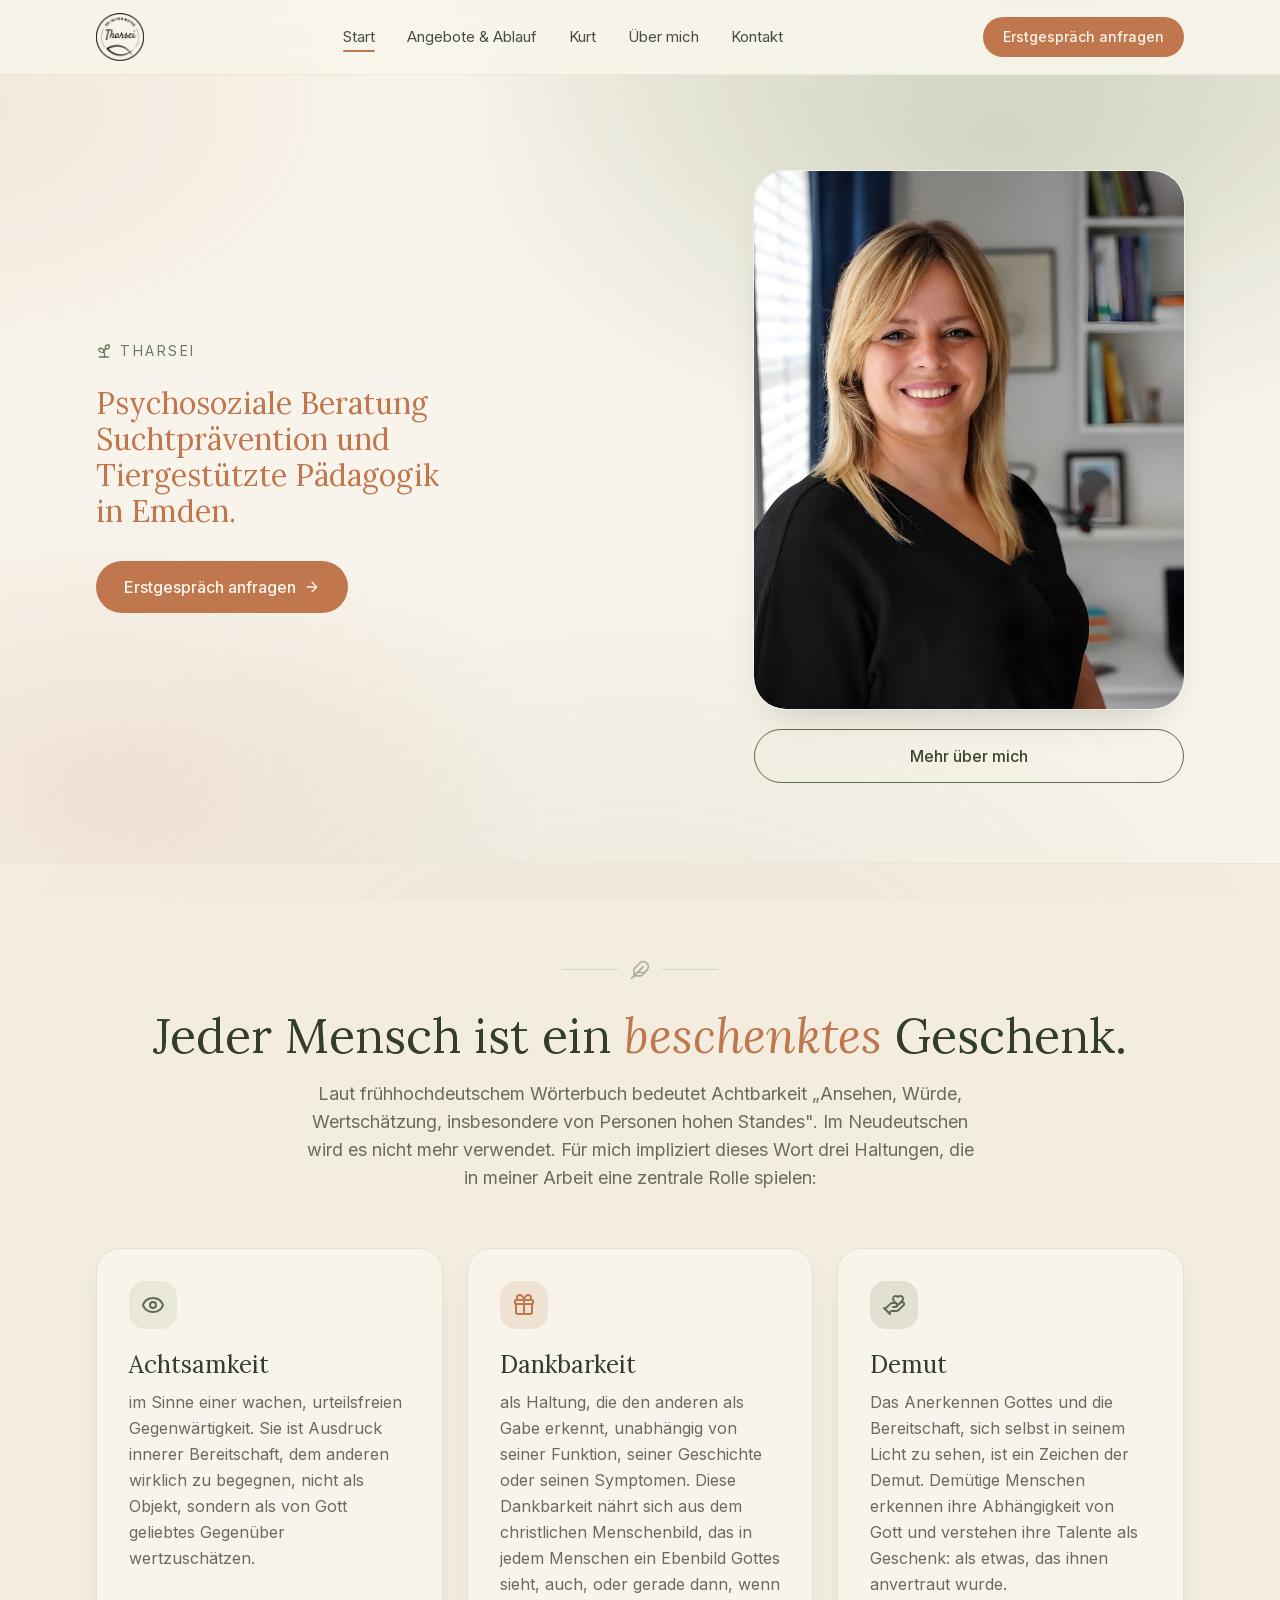
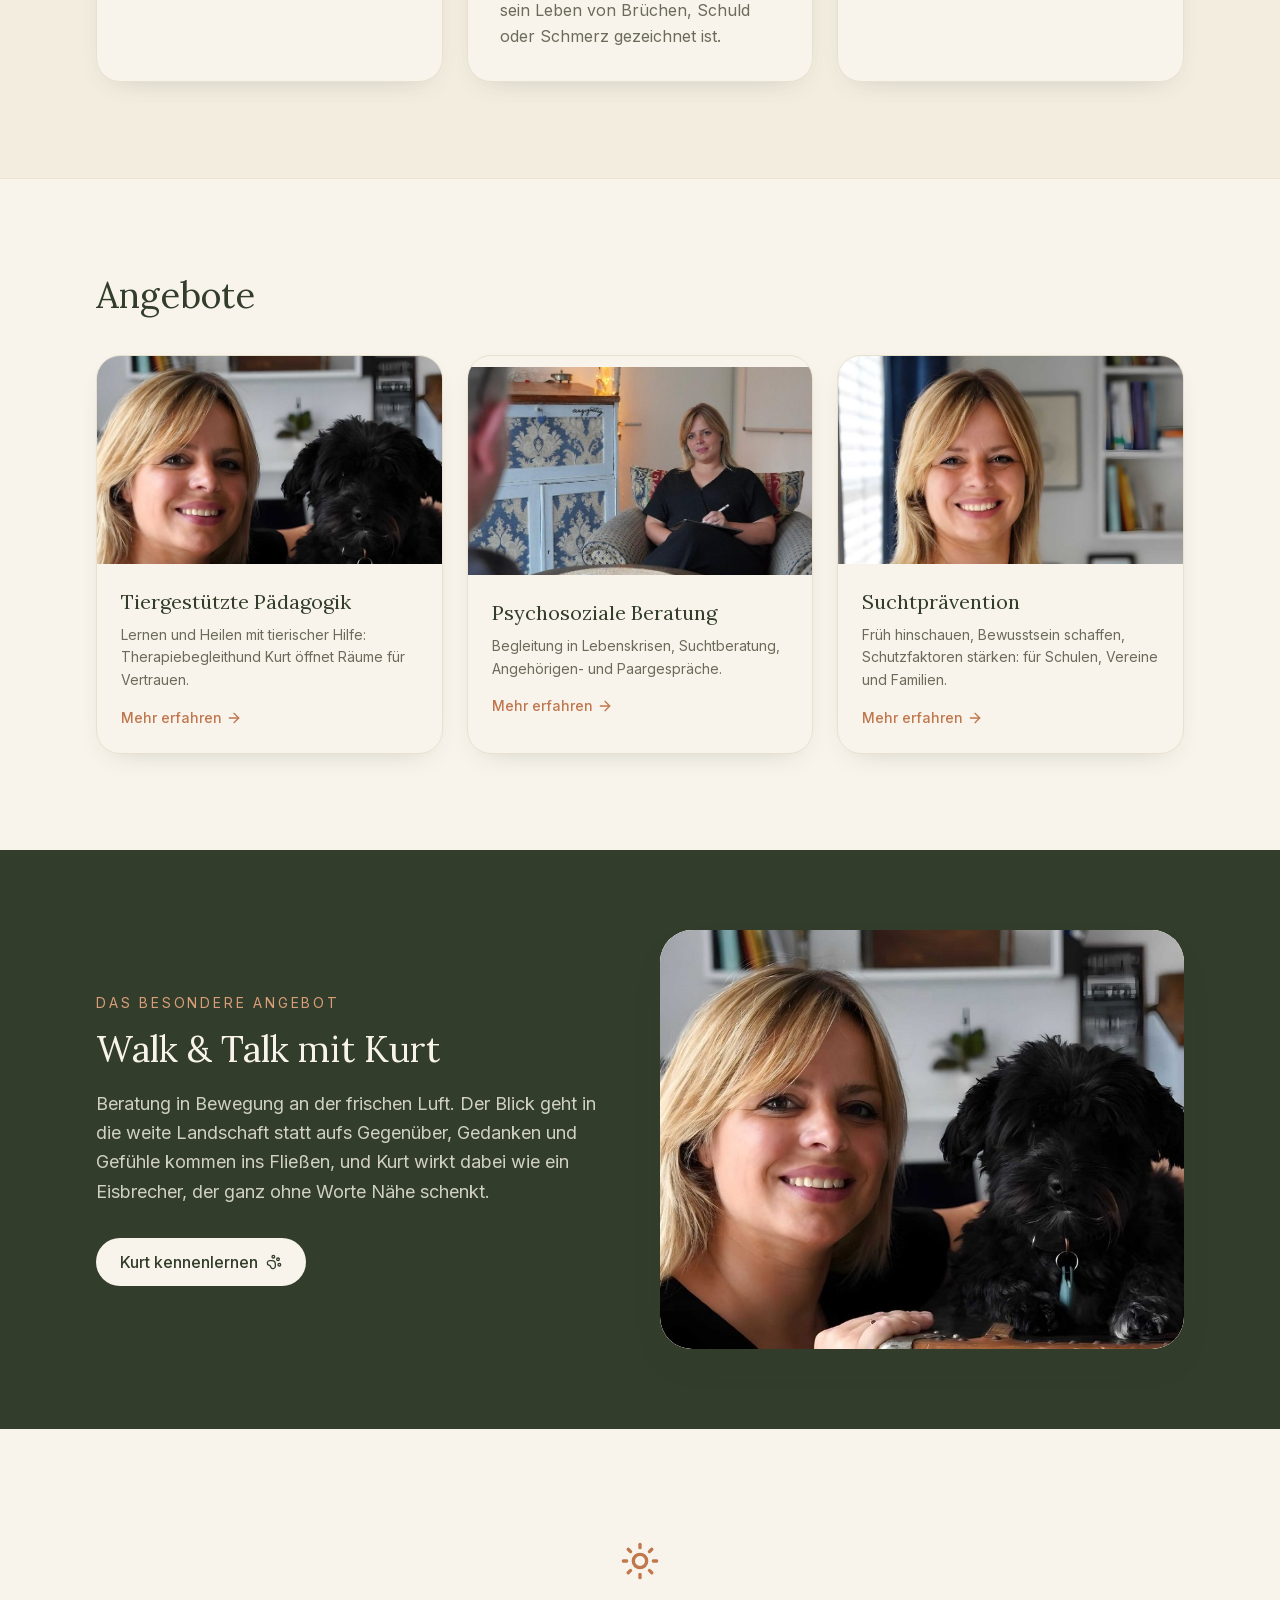
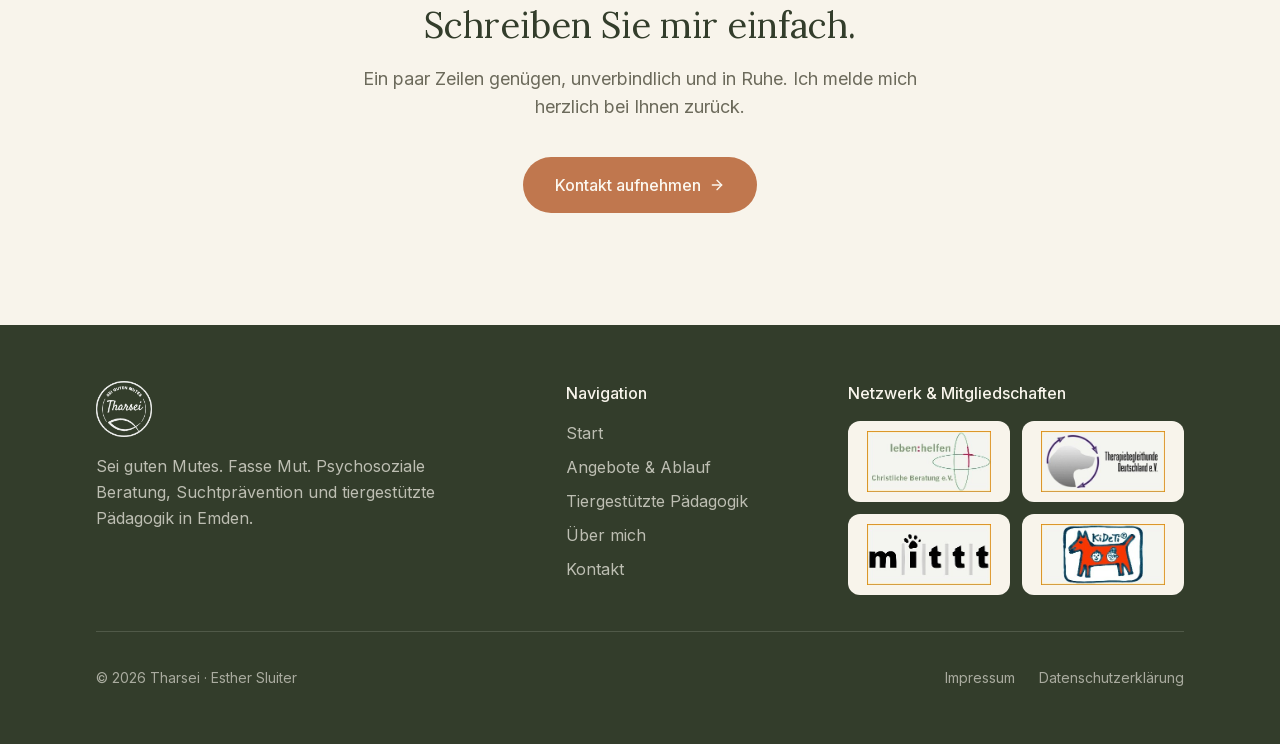
<file: index.html>
<!DOCTYPE html>
<html lang="de">
<head>
<meta charset="UTF-8" />
<meta name="viewport" content="width=device-width, initial-scale=1.0" />
<meta name="theme-color" content="#F8F4EB" />
<meta name="referrer" content="strict-origin-when-cross-origin" />
<title>Tharsei: Sei guten Mutes. | Psychosoziale Beratung · Esther Sluiter, Emden</title>
<meta name="description" content="Tharsei: psychosoziale Beratung, Suchtprävention und tiergestützte Pädagogik in Emden. Begleitung in Lebenskrisen mit Achtbarkeit, von Esther Sluiter und Therapiebegleithund Kurt." />

<link rel="icon" type="image/png" href="images/logo.png" />
<link rel="apple-touch-icon" href="images/logo.png" />

<!-- Preload critical local fonts for instant render -->
<link rel="preload" href="fonts/lora-roman.woff2" as="font" type="font/woff2" crossorigin />
<link rel="preload" href="fonts/inter-roman.woff2" as="font" type="font/woff2" crossorigin />

<!-- SEO & Canonical -->
<link rel="canonical" href="https://tharsei.de/" />
<meta property="og:type" content="website" />
<meta property="og:locale" content="de_DE" />
<meta property="og:site_name" content="Tharsei" />
<meta property="og:url" content="https://tharsei.de/" />
<meta property="og:title" content="Tharsei: Sei guten Mutes. | Psychosoziale Beratung · Esther Sluiter, Emden" />
<meta property="og:description" content="Psychosoziale Beratung, Suchtprävention und tiergestützte Pädagogik in Emden. Begleitung in Lebenskrisen mit Achtbarkeit, von Esther Sluiter und Therapiebegleithund Kurt." />
<meta property="og:image" content="https://tharsei.de/images/portrait.jpg" />
<meta name="twitter:card" content="summary_large_image" />
<meta name="twitter:title" content="Tharsei: Sei guten Mutes." />
<meta name="twitter:description" content="Psychosoziale Beratung, Suchtprävention und tiergestützte Pädagogik in Emden, von Esther Sluiter." />
<meta name="twitter:image" content="https://tharsei.de/images/portrait.jpg" />

<script type="application/ld+json">
{
  "@context": "https://schema.org",
  "@type": "ProfessionalService",
  "name": "Tharsei: Esther Sluiter",
  "description": "Psychosoziale Beratung, Suchtprävention und tiergestützte Pädagogik in Emden.",
  "url": "https://tharsei.de/",
  "image": "https://tharsei.de/images/portrait.jpg",
  "logo": "https://tharsei.de/images/logo.png",
  "email": "info@tharsei.de",
  "priceRange": "€€",
  "address": {
    "@type": "PostalAddress",
    "streetAddress": "Kloster-Langen-Straße 30",
    "postalCode": "26723",
    "addressLocality": "Emden",
    "addressCountry": "DE"
  },
  "geo": {
    "@type": "GeoCoordinates",
    "latitude": 53.3670,
    "longitude": 7.2060
  },
  "areaServed": {
    "@type": "AdministrativeArea",
    "name": "Emden und Ostfriesland"
  },
  "founder": {
    "@type": "Person",
    "name": "Esther Sluiter",
    "jobTitle": "Staatlich anerkannte Sozialpädagogin (M.A.) & Suchttherapeutin",
    "sameAs": "https://tharsei.de/#haltung"
  },
  "hasOfferCatalog": {
    "@type": "OfferCatalog",
    "name": "Beratungs- und Pädagogikangebote",
    "itemListElement": [
      {
        "@type": "Offer",
        "itemOffered": {
          "@type": "Service",
          "name": "Tiergestützte Pädagogik mit Begleithund Kurt",
          "description": "Lernen und Heilen mit tierischer Hilfe im Einzel- und Gruppensetting sowie Walk & Talk in der Natur."
        }
      },
      {
        "@type": "Offer",
        "itemOffered": {
          "@type": "Service",
          "name": "Psychosoziale Beratung",
          "description": "Begleitung in Lebenskrisen, Einzel- und Paargespräche sowie Angehörigenberatung."
        }
      },
      {
        "@type": "Offer",
        "itemOffered": {
          "@type": "Service",
          "name": "Suchtprävention",
          "description": "Workshops, Projekttage und Vorträge für Schulen, Vereine und Familien."
        }
      }
    ]
  }
}
</script>

<link rel="stylesheet" href="style.css" />
</head>

<body class="font-body text-ink antialiased">
<a href="#app" class="skip-link">Direkt zum Inhalt springen</a>
<svg xmlns="http://www.w3.org/2000/svg" style="display:none" aria-hidden="true">
  <symbol id="icon-arrow-right" viewBox="0 0 24 24" fill="none" stroke="currentColor" stroke-width="2" stroke-linecap="round" stroke-linejoin="round">
    <path d="M5 12h14" />
  <path d="m12 5 7 7-7 7" />
  </symbol>
  <symbol id="icon-arrow-up" viewBox="0 0 24 24" fill="none" stroke="currentColor" stroke-width="2" stroke-linecap="round" stroke-linejoin="round">
    <path d="m5 12 7-7 7 7" />
  <path d="M12 19V5" />
  </symbol>
  <symbol id="icon-badge-check" viewBox="0 0 24 24" fill="none" stroke="currentColor" stroke-width="2" stroke-linecap="round" stroke-linejoin="round">
    <path d="M3.85 8.62a4 4 0 0 1 4.78-4.77 4 4 0 0 1 6.74 0 4 4 0 0 1 4.78 4.78 4 4 0 0 1 0 6.74 4 4 0 0 1-4.77 4.78 4 4 0 0 1-6.75 0 4 4 0 0 1-4.78-4.77 4 4 0 0 1 0-6.76Z" />
  <path d="m16 9-5.5 5.5L8 12" />
  </symbol>
  <symbol id="icon-book-open" viewBox="0 0 24 24" fill="none" stroke="currentColor" stroke-width="2" stroke-linecap="round" stroke-linejoin="round">
    <path d="M12 5v16" />
  <path d="M20.001 19A2 2 0 0022 17V5a2 2 0 00-1.999-2L16 3.002A5 5 0 0012 5a5 5 0 00-4-2H4a2 2 0 00-2 2v12a2 2 0 001.999 2H8a5 5 0 014 2 5 5 0 014-2z" />
  </symbol>
  <symbol id="icon-calendar-clock" viewBox="0 0 24 24" fill="none" stroke="currentColor" stroke-width="2" stroke-linecap="round" stroke-linejoin="round">
    <path d="M16 14v2.2l1.6 1" />
  <path d="M16 2v3" />
  <path d="M21 7.338V5a2 2 0 00-2-2H5a2 2 0 00-2 2v14a2 2 0 002 2h2.338" />
  <path d="M3 9h5.859" />
  <path d="M8 2v3" />
  <circle cx="16" cy="16" r="6" />
  </symbol>
  <symbol id="icon-check" viewBox="0 0 24 24" fill="none" stroke="currentColor" stroke-width="2" stroke-linecap="round" stroke-linejoin="round">
    <path d="M20 6 9 17l-5-5" />
  </symbol>
  <symbol id="icon-chevron-down" viewBox="0 0 24 24" fill="none" stroke="currentColor" stroke-width="2" stroke-linecap="round" stroke-linejoin="round">
    <path d="m6 9 6 6 6-6" />
  </symbol>
  <symbol id="icon-clock" viewBox="0 0 24 24" fill="none" stroke="currentColor" stroke-width="2" stroke-linecap="round" stroke-linejoin="round">
    <circle cx="12" cy="12" r="10" />
  <path d="M12 6v6l4 2" />
  </symbol>
  <symbol id="icon-dog" viewBox="0 0 24 24" fill="none" stroke="currentColor" stroke-width="2" stroke-linecap="round" stroke-linejoin="round">
    <path d="M11.25 16.25h1.5L12 17z" />
  <path d="M16 14v.5" />
  <path d="M4.42 11.247A13.152 13.152 0 0 0 4 14.556C4 18.728 7.582 21 12 21s8-2.272 8-6.444a11.702 11.702 0 0 0-.493-3.309" />
  <path d="M8 14v.5" />
  <path d="M8.5 8.5c-.384 1.05-1.083 2.028-2.344 2.5-1.931.722-3.576-.297-3.656-1-.113-.994 1.177-6.53 4-7 1.923-.321 3.651.845 3.651 2.235A7.497 7.497 0 0 1 14 5.277c0-1.39 1.844-2.598 3.767-2.277 2.823.47 4.113 6.006 4 7-.08.703-1.725 1.722-3.656 1-1.261-.472-1.855-1.45-2.239-2.5" />
  </symbol>
  <symbol id="icon-eye" viewBox="0 0 24 24" fill="none" stroke="currentColor" stroke-width="2" stroke-linecap="round" stroke-linejoin="round">
    <path d="M2.062 12.348a1 1 0 0 1 0-.696 10.75 10.75 0 0 1 19.876 0 1 1 0 0 1 0 .696 10.75 10.75 0 0 1-19.876 0" />
  <circle cx="12" cy="12" r="3" />
  </symbol>
  <symbol id="icon-feather" viewBox="0 0 24 24" fill="none" stroke="currentColor" stroke-width="2" stroke-linecap="round" stroke-linejoin="round">
    <path d="M14.086 18.412A2 2 0 0112.67 19H5v-7.672a2 2 0 01.586-1.414L11.75 3.75a6 6 0 118.49 8.49z" />
  <path d="M16 8 2 22" />
  <path d="M17.488 15H9" />
  </symbol>
  <symbol id="icon-footprints" viewBox="0 0 24 24" fill="none" stroke="currentColor" stroke-width="2" stroke-linecap="round" stroke-linejoin="round">
    <path d="M4 16v-2.38C4 11.5 2.97 10.5 3 8c.03-2.72 1.49-6 4.5-6C9.37 2 10 3.8 10 5.5c0 3.11-2 5.66-2 8.68V16a2 2 0 1 1-4 0Z" />
  <path d="M20 20v-2.38c0-2.12 1.03-3.12 1-5.62-.03-2.72-1.49-6-4.5-6C14.63 6 14 7.8 14 9.5c0 3.11 2 5.66 2 8.68V20a2 2 0 1 0 4 0Z" />
  <path d="M16 17h4" />
  <path d="M4 13h4" />
  </symbol>
  <symbol id="icon-gift" viewBox="0 0 24 24" fill="none" stroke="currentColor" stroke-width="2" stroke-linecap="round" stroke-linejoin="round">
    <path d="M12 7v14" />
  <path d="M20 11v8a2 2 0 0 1-2 2H6a2 2 0 0 1-2-2v-8" />
  <path d="M7.5 7a1 1 0 0 1 0-5A4.8 8 0 0 1 12 7a4.8 8 0 0 1 4.5-5 1 1 0 0 1 0 5" />
  <rect x="3" y="7" width="18" height="4" rx="1" />
  </symbol>
  <symbol id="icon-hand-heart" viewBox="0 0 24 24" fill="none" stroke="currentColor" stroke-width="2" stroke-linecap="round" stroke-linejoin="round">
    <path d="M11 14h2a2 2 0 0 0 0-4h-3c-.6 0-1.1.2-1.4.6L3 16" />
  <path d="m14.45 13.39 5.05-4.694C20.196 8 21 6.85 21 5.75a2.75 2.75 0 0 0-4.797-1.837.276.276 0 0 1-.406 0A2.75 2.75 0 0 0 11 5.75c0 1.2.802 2.248 1.5 2.946L16 11.95" />
  <path d="m2 15 6 6" />
  <path d="m7 20 1.6-1.4c.3-.4.8-.6 1.4-.6h4c1.1 0 2.1-.4 2.8-1.2l4.6-4.4a1 1 0 0 0-2.75-2.91" />
  </symbol>
  <symbol id="icon-heart-handshake" viewBox="0 0 24 24" fill="none" stroke="currentColor" stroke-width="2" stroke-linecap="round" stroke-linejoin="round">
    <path d="M19.414 14.414C21 12.828 22 11.5 22 9.5a5.5 5.5 0 0 0-9.591-3.676.6.6 0 0 1-.818.001A5.5 5.5 0 0 0 2 9.5c0 2.3 1.5 4 3 5.5l5.535 5.362a2 2 0 0 0 2.879.052 2.12 2.12 0 0 0-.004-3 2.124 2.124 0 1 0 3-3 2.124 2.124 0 0 0 3.004 0 2 2 0 0 0 0-2.828l-1.881-1.882a2.41 2.41 0 0 0-3.409 0l-1.71 1.71a2 2 0 0 1-2.828 0 2 2 0 0 1 0-2.828l2.823-2.762" />
  </symbol>
  <symbol id="icon-heart" viewBox="0 0 24 24" fill="none" stroke="currentColor" stroke-width="2" stroke-linecap="round" stroke-linejoin="round">
    <path d="M2 9.5a5.5 5.5 0 0 1 9.591-3.676.56.56 0 0 0 .818 0A5.49 5.49 0 0 1 22 9.5c0 2.29-1.5 4-3 5.5l-5.492 5.313a2 2 0 0 1-3 .019L5 15c-1.5-1.5-3-3.2-3-5.5" />
  </symbol>
  <symbol id="icon-leaf" viewBox="0 0 24 24" fill="none" stroke="currentColor" stroke-width="2" stroke-linecap="round" stroke-linejoin="round">
    <path d="M11 20a10 10 0 0010-10 25.9 25.9 0 00-1.04-7.281 1 1 0 00-1.755-.325C15.833 5.5 13 5.5 9.8 6.1A7 7 0 0011 20" />
  <path d="M2 21a5 5 0 012.911-4.544C7.613 15.212 8.351 15.24 11 13" />
  </symbol>
  <symbol id="icon-loader-2" viewBox="0 0 24 24" fill="none" stroke="currentColor" stroke-width="2" stroke-linecap="round" stroke-linejoin="round">
    <path d="M21 12a9 9 0 1 1-6.219-8.56" />
  </symbol>
  <symbol id="icon-lock" viewBox="0 0 24 24" fill="none" stroke="currentColor" stroke-width="2" stroke-linecap="round" stroke-linejoin="round">
    <rect width="18" height="11" x="3" y="11" rx="2" ry="2" />
  <path d="M7 11V7a5 5 0 0 1 10 0v4" />
  </symbol>
  <symbol id="icon-map-pin" viewBox="0 0 24 24" fill="none" stroke="currentColor" stroke-width="2" stroke-linecap="round" stroke-linejoin="round">
    <path d="M20 10c0 4.993-5.539 10.193-7.399 11.799a1 1 0 0 1-1.202 0C9.539 20.193 4 14.993 4 10a8 8 0 0 1 16 0" />
  <circle cx="12" cy="10" r="3" />
  </symbol>
  <symbol id="icon-map" viewBox="0 0 24 24" fill="none" stroke="currentColor" stroke-width="2" stroke-linecap="round" stroke-linejoin="round">
    <path d="M14.106 5.553a2 2 0 0 0 1.788 0l3.659-1.83A1 1 0 0 1 21 4.619v12.764a1 1 0 0 1-.553.894l-4.553 2.277a2 2 0 0 1-1.788 0l-4.212-2.106a2 2 0 0 0-1.788 0l-3.659 1.83A1 1 0 0 1 3 19.381V6.618a1 1 0 0 1 .553-.894l4.553-2.277a2 2 0 0 1 1.788 0z" />
  <path d="M15 5.764v15" />
  <path d="M9 3.236v15" />
  </symbol>
  <symbol id="icon-menu" viewBox="0 0 24 24" fill="none" stroke="currentColor" stroke-width="2" stroke-linecap="round" stroke-linejoin="round">
    <path d="M4 5h16" />
  <path d="M4 12h16" />
  <path d="M4 19h16" />
  </symbol>
  <symbol id="icon-messages-square" viewBox="0 0 24 24" fill="none" stroke="currentColor" stroke-width="2" stroke-linecap="round" stroke-linejoin="round">
    <path d="M16 10a2 2 0 0 1-2 2H6.828a2 2 0 0 0-1.414.586l-2.202 2.202A.71.71 0 0 1 2 14.286V4a2 2 0 0 1 2-2h10a2 2 0 0 1 2 2z" />
  <path d="M20 9a2 2 0 0 1 2 2v10.286a.71.71 0 0 1-1.212.502l-2.202-2.202A2 2 0 0 0 17.172 19H10a2 2 0 0 1-2-2v-1" />
  </symbol>
  <symbol id="icon-paw-print" viewBox="0 0 24 24" fill="none" stroke="currentColor" stroke-width="2" stroke-linecap="round" stroke-linejoin="round">
    <circle cx="11" cy="4" r="2" />
  <circle cx="18" cy="8" r="2" />
  <circle cx="20" cy="16" r="2" />
  <path d="M9 10a5 5 0 0 1 5 5v3.5a3.5 3.5 0 0 1-6.84 1.045Q6.52 17.48 4.46 16.84A3.5 3.5 0 0 1 5.5 10Z" />
  </symbol>
  <symbol id="icon-send" viewBox="0 0 24 24" fill="none" stroke="currentColor" stroke-width="2" stroke-linecap="round" stroke-linejoin="round">
    <path d="M14.536 21.686a.5.5 0 0 0 .937-.024l6.5-19a.496.496 0 0 0-.635-.635l-19 6.5a.5.5 0 0 0-.024.937l7.93 3.18a2 2 0 0 1 1.112 1.11z" />
  <path d="m21.854 2.147-10.94 10.939" />
  </symbol>
  <symbol id="icon-shield-check" viewBox="0 0 24 24" fill="none" stroke="currentColor" stroke-width="2" stroke-linecap="round" stroke-linejoin="round">
    <path d="M20 13c0 5-3.5 7.5-7.66 8.95a1 1 0 0 1-.67-.01C7.5 20.5 4 18 4 13V6a1 1 0 0 1 1-1c2 0 4.5-1.2 6.24-2.72a1.17 1.17 0 0 1 1.52 0C14.51 3.81 17 5 19 5a1 1 0 0 1 1 1z" />
  <path d="m9 12 2 2 4-4" />
  </symbol>
  <symbol id="icon-sparkles" viewBox="0 0 24 24" fill="none" stroke="currentColor" stroke-width="2" stroke-linecap="round" stroke-linejoin="round">
    <path d="M11.017 2.814a1 1 0 0 1 1.966 0l1.051 5.558a2 2 0 0 0 1.594 1.594l5.558 1.051a1 1 0 0 1 0 1.966l-5.558 1.051a2 2 0 0 0-1.594 1.594l-1.051 5.558a1 1 0 0 1-1.966 0l-1.051-5.558a2 2 0 0 0-1.594-1.594l-5.558-1.051a1 1 0 0 1 0-1.966l5.558-1.051a2 2 0 0 0 1.594-1.594z" />
  <path d="M20 2v4" />
  <path d="M22 4h-4" />
  <circle cx="4" cy="20" r="2" />
  </symbol>
  <symbol id="icon-sprout" viewBox="0 0 24 24" fill="none" stroke="currentColor" stroke-width="2" stroke-linecap="round" stroke-linejoin="round">
    <path d="M14 9.536V7a4 4 0 0 1 4-4h1.5a.5.5 0 0 1 .5.5V5a4 4 0 0 1-4 4 4 4 0 0 0-4 4c0 2 1 3 1 5a5 5 0 0 1-1 3" />
  <path d="M4 9a5 5 0 0 1 8 4 5 5 0 0 1-8-4" />
  <path d="M5 21h14" />
  </symbol>
  <symbol id="icon-sun" viewBox="0 0 24 24" fill="none" stroke="currentColor" stroke-width="2" stroke-linecap="round" stroke-linejoin="round">
    <circle cx="12" cy="12" r="4" />
  <path d="M12 2v2" />
  <path d="M12 20v2" />
  <path d="m4.93 4.93 1.41 1.41" />
  <path d="m17.66 17.66 1.41 1.41" />
  <path d="M2 12h2" />
  <path d="M20 12h2" />
  <path d="m6.34 17.66-1.41 1.41" />
  <path d="m19.07 4.93-1.41 1.41" />
  </symbol>
  <symbol id="icon-unlock" viewBox="0 0 24 24" fill="none" stroke="currentColor" stroke-width="2" stroke-linecap="round" stroke-linejoin="round">
    <rect width="18" height="11" x="3" y="11" rx="2" ry="2" />
  <path d="M7 11V7a5 5 0 0 1 9.9-1" />
  </symbol>
  <symbol id="icon-user-round" viewBox="0 0 24 24" fill="none" stroke="currentColor" stroke-width="2" stroke-linecap="round" stroke-linejoin="round">
    <circle cx="12" cy="8" r="5" />
  <path d="M20 21a8 8 0 0 0-16 0" />
  </symbol>
  <symbol id="icon-users-round" viewBox="0 0 24 24" fill="none" stroke="currentColor" stroke-width="2" stroke-linecap="round" stroke-linejoin="round">
    <path d="M18 21a8 8 0 0 0-16 0" />
  <circle cx="10" cy="8" r="5" />
  <path d="M22 20c0-3.37-2-6.5-4-8a5 5 0 0 0-.45-8.3" />
  </symbol>
  <symbol id="icon-users" viewBox="0 0 24 24" fill="none" stroke="currentColor" stroke-width="2" stroke-linecap="round" stroke-linejoin="round">
    <path d="M16 21v-2a4 4 0 0 0-4-4H6a4 4 0 0 0-4 4v2" />
  <path d="M16 3.128a4 4 0 0 1 0 7.744" />
  <path d="M22 21v-2a4 4 0 0 0-3-3.87" />
  <circle cx="9" cy="7" r="4" />
  </symbol>
  <symbol id="icon-x" viewBox="0 0 24 24" fill="none" stroke="currentColor" stroke-width="2" stroke-linecap="round" stroke-linejoin="round">
    <path d="M18 6 6 18" />
  <path d="m6 6 12 12" />
  </symbol>
</svg>


<!-- ================= HEADER ================= -->
<header class="sticky top-0 z-50 backdrop-blur-md bg-sand/80 border-b border-cream/70">
  <div class="max-w-6xl mx-auto px-5 md:px-8">
    <div class="flex items-center justify-between h-[74px]">
      <!-- Logo -->
      <a href="#home" data-nav="home" class="flex items-center gap-2.5 group" aria-label="Tharsei Startseite">
        <img src="images/logo.png" width="199" height="200" alt="Tharsei: Sei guten Mutes" class="h-12 w-auto" />
      </a>

      <!-- Desktop nav -->
      <nav class="hidden lg:flex items-center gap-8 text-[15px] text-ink/85" aria-label="Hauptnavigation">
        <a href="#home" data-nav="home"     class="nav-link">Start</a>
        <a href="#angebote" data-nav="angebote" class="nav-link">Angebote &amp; Ablauf</a>
        <a href="#kurt" data-nav="kurt"     class="nav-link">Kurt</a>
        <a href="#haltung" data-nav="haltung"  class="nav-link">Über mich</a>
        <a href="#kontakt" data-nav="kontakt"  class="nav-link">Kontakt</a>
      </nav>

      <div class="flex items-center gap-3">
        <button data-nav="kontakt" class="hidden sm:inline-flex btn-terra px-5 py-2.5 rounded-full text-sm font-medium">
          Erstgespräch anfragen
        </button>
        <!-- Hamburger -->
        <button id="burger" class="lg:hidden grid place-items-center w-11 h-11 rounded-full text-forest hover:bg-cream/70 transition" aria-label="Menü öffnen" aria-expanded="false" aria-controls="mobileMenu">
          <svg id="burgerIconMenu" class="w-6 h-6" aria-hidden="true"><use href="#icon-menu"></use></svg>
          <svg id="burgerIconClose" class="w-6 h-6 hidden" aria-hidden="true"><use href="#icon-x"></use></svg>
        </button>
      </div>
    </div>
  </div>

  <!-- Mobile menu -->
  <div id="mobileMenu" class="hidden-menu lg:hidden border-t border-cream/70 bg-sand/95 backdrop-blur">
    <nav class="max-w-6xl mx-auto px-5 py-4 flex flex-col gap-1 text-[17px]" aria-label="Mobile Navigation">
      <a href="#home" data-nav="home"     class="py-3 px-2 rounded-lg hover:bg-cream/60">Start</a>
      <a href="#angebote" data-nav="angebote" class="py-3 px-2 rounded-lg hover:bg-cream/60">Angebote &amp; Ablauf</a>
      <a href="#kurt" data-nav="kurt"     class="py-3 px-2 rounded-lg hover:bg-cream/60">Tiergestützte Pädagogik mit Kurt</a>
      <a href="#haltung" data-nav="haltung"  class="py-3 px-2 rounded-lg hover:bg-cream/60">Über mich</a>
      <a href="#kontakt" data-nav="kontakt"  class="py-3 px-2 rounded-lg hover:bg-cream/60">Kontakt</a>
      <button data-nav="kontakt" class="mt-2 btn-terra px-5 py-3 rounded-full text-sm font-medium">Erstgespräch anfragen</button>
    </nav>
  </div>
</header>

<main id="app" tabindex="-1" class="outline-none">

<!-- ================================================================ -->
<!-- ============================ HOME ============================== -->
<!-- ================================================================ -->
<section id="page-home" class="page active">

  <!-- Hero -->
  <div class="relative overflow-hidden">
    <div class="absolute inset-0 -z-10" style="background:
        radial-gradient(900px 520px at 78% 8%, rgba(139,154,120,.28), transparent 62%),
        radial-gradient(760px 480px at 8% 90%, rgba(192,119,78,.14), transparent 58%);"></div>

    <div class="max-w-6xl mx-auto px-5 md:px-8 pt-16 md:pt-24 pb-14 md:pb-20 grid lg:grid-cols-12 gap-10 items-center">
      <div class="lg:col-span-7">
        <p class="rise d1 inline-flex items-center gap-2 text-sage-dp/90 text-sm tracking-[.18em] uppercase mb-6">
          <svg class="w-4 h-4" aria-hidden="true"><use href="#icon-sprout"></use></svg> Tharsei
        </p>
        <h1 class="rise d2 font-display leading-[1.15] text-forest">
          <span class="block text-xl sm:text-2xl md:text-3xl text-terra">Psychosoziale Beratung<br>Suchtprävention und<br>Tiergestützte Pädagogik<br>in Emden.</span>
        </h1>
        <!-- TODO Esther: neuer Einleitungssatz folgt -->
        <div class="rise d4 mt-8 flex flex-wrap gap-4">
          <button data-nav="kontakt" class="btn-terra px-7 py-3.5 rounded-full font-medium inline-flex items-center gap-2">
            Erstgespräch anfragen <svg class="w-4 h-4" aria-hidden="true"><use href="#icon-arrow-right"></use></svg>
          </button>
        </div>
      </div>

      <div class="lg:col-span-5 rise d3">
        <div class="frame rounded-[2rem] aspect-[4/5] shadow-soft ring-1 ring-white/50">
          <img src="images/portrait.jpg" fetchpriority="high" width="771" height="1080" alt="Esther Sluiter, Begleitung in Lebenskrisen bei Tharsei in Emden" style="object-position:center 12%" />
          <div class="ph">
            <svg class="w-9 h-9" aria-hidden="true"><use href="#icon-heart-handshake"></use></svg>
            <span class="text-sm font-medium">Warmes Foto: Esther Sluiter</span>
          </div>
        </div>
        <button data-nav="haltung" class="btn-ghost mt-5 w-full px-7 py-3.5 rounded-full font-medium">
          Mehr über mich
        </button>
      </div>
    </div>
  </div>

  <!-- Achtbarkeit — the signature triptych -->
  <div class="bg-paper/70 border-y border-cream/70">
    <div class="max-w-6xl mx-auto px-5 md:px-8 py-16 md:py-24 text-center">
      <div class="flex items-center justify-center gap-3 mb-8 leaf-divider" aria-hidden="true">
        <span class="h-px w-14 bg-current opacity-40"></span>
        <svg class="w-5 h-5" aria-hidden="true"><use href="#icon-feather"></use></svg>
        <span class="h-px w-14 bg-current opacity-40"></span>
      </div>
      <h2 class="font-display text-3xl md:text-5xl text-forest leading-tight">
        Jeder Mensch ist ein <span class="italic text-terra">beschenktes</span> Geschenk.
      </h2>
      <p class="mt-5 text-muted max-w-2xl mx-auto text-lg">
        Laut frühhochdeutschem Wörterbuch bedeutet Achtbarkeit „Ansehen, Würde, Wertschätzung, insbesondere von Personen
        hohen Standes". Im Neudeutschen wird es nicht mehr verwendet. Für mich impliziert dieses Wort
        drei Haltungen, die in meiner Arbeit eine zentrale Rolle spielen:
      </p>

      <div class="mt-14 grid md:grid-cols-3 gap-6">
        <!-- Achtsamkeit -->
        <article class="breathe bg-sand rounded-3xl p-8 shadow-card text-left border border-cream">
          <span class="grid place-items-center w-12 h-12 rounded-2xl bg-sage/15 text-sage-dp mb-5">
            <svg class="w-6 h-6" aria-hidden="true"><use href="#icon-eye"></use></svg>
          </span>
          <h3 class="font-display text-2xl text-forest mb-2">Achtsamkeit</h3>
          <p class="text-muted leading-relaxed">im Sinne einer wachen, urteilsfreien Gegenwärtigkeit. Sie ist Ausdruck innerer Bereitschaft, dem anderen wirklich zu begegnen, nicht als Objekt, sondern als von Gott geliebtes Gegenüber wertzuschätzen.</p>
        </article>
        <!-- Dankbarkeit -->
        <article class="breathe b2 bg-sand rounded-3xl p-8 shadow-card text-left border border-cream">
          <span class="grid place-items-center w-12 h-12 rounded-2xl bg-terra/15 text-terra mb-5">
            <svg class="w-6 h-6" aria-hidden="true"><use href="#icon-gift"></use></svg>
          </span>
          <h3 class="font-display text-2xl text-forest mb-2">Dankbarkeit</h3>
          <p class="text-muted leading-relaxed">als Haltung, die den anderen als Gabe erkennt, unabhängig von seiner Funktion, seiner Geschichte oder seinen Symptomen. Diese Dankbarkeit nährt sich aus dem christlichen Menschenbild, das in jedem Menschen ein Ebenbild Gottes sieht, auch, oder gerade dann, wenn sein Leben von Brüchen, Schuld oder Schmerz gezeichnet ist.</p>
        </article>
        <!-- Demut -->
        <article class="breathe b3 bg-sand rounded-3xl p-8 shadow-card text-left border border-cream">
          <span class="grid place-items-center w-12 h-12 rounded-2xl bg-sage-dp/15 text-sage-dp mb-5">
            <svg class="w-6 h-6" aria-hidden="true"><use href="#icon-hand-heart"></use></svg>
          </span>
          <h3 class="font-display text-2xl text-forest mb-2">Demut</h3>
          <p class="text-muted leading-relaxed">Das Anerkennen Gottes und die Bereitschaft, sich selbst in seinem Licht zu sehen, ist ein Zeichen der Demut. Demütige Menschen erkennen ihre Abhängigkeit von Gott und verstehen ihre Talente als Geschenk: als etwas, das ihnen anvertraut wurde.</p>
        </article>
      </div>
    </div>
  </div>

  <!-- 3 Kernbereiche -->
  <div class="max-w-6xl mx-auto px-5 md:px-8 py-16 md:py-24">
    <h2 class="font-display text-3xl md:text-4xl text-forest mb-10">Angebote</h2>

    <div class="grid md:grid-cols-3 gap-6">
      <button data-nav="kurt" class="group text-left bg-sand rounded-3xl overflow-hidden shadow-card border border-cream hover:shadow-soft transition">
        <div class="frame h-52">
          <img src="images/kurt.jpg" width="771" height="1080" alt="Tiergestützte Pädagogik mit Therapiebegleithund Kurt" loading="lazy" style="object-position:center 11%"/>
          <div class="ph"><svg class="w-8 h-8" aria-hidden="true"><use href="#icon-dog"></use></svg><span class="text-sm">Kurt in der Natur</span></div>
        </div>
        <div class="p-6">
          <h3 class="font-display text-xl text-forest mb-2 group-hover:text-terra transition">Tiergestützte Pädagogik</h3>
          <p class="text-muted text-sm leading-relaxed">Lernen und Heilen mit tierischer Hilfe: Therapiebegleithund Kurt öffnet Räume für Vertrauen.</p>
          <span class="inline-flex items-center gap-1 text-terra text-sm mt-4 font-medium">Mehr erfahren <svg class="w-4 h-4" aria-hidden="true"><use href="#icon-arrow-right"></use></svg></span>
        </div>
      </button>

      <button data-nav="angebote" class="group text-left bg-sand rounded-3xl overflow-hidden shadow-card border border-cream hover:shadow-soft transition">
        <div class="frame h-52">
          <img src="images/beratung.jpg" width="771" height="1080" alt="Psychosoziale Beratung: Begleitung in Krisen" loading="lazy" style="object-position:center 40%"/>
          <div class="ph"><svg class="w-8 h-8" aria-hidden="true"><use href="#icon-messages-square"></use></svg><span class="text-sm">Beratungssituation</span></div>
        </div>
        <div class="p-6">
          <h3 class="font-display text-xl text-forest mb-2 group-hover:text-terra transition">Psychosoziale Beratung</h3>
          <p class="text-muted text-sm leading-relaxed">Begleitung in Lebenskrisen, Suchtberatung, Angehörigen- und Paargespräche.</p>
          <span class="inline-flex items-center gap-1 text-terra text-sm mt-4 font-medium">Mehr erfahren <svg class="w-4 h-4" aria-hidden="true"><use href="#icon-arrow-right"></use></svg></span>
        </div>
      </button>

      <button data-nav="angebote" class="group text-left bg-sand rounded-3xl overflow-hidden shadow-card border border-cream hover:shadow-soft transition">
        <div class="frame h-52">
          <img src="images/portrait.jpg" width="771" height="1080" alt="Suchtprävention: Aufklärung und Schutz" loading="lazy" style="object-position:center 12%"/>
          <div class="ph"><svg class="w-8 h-8" aria-hidden="true"><use href="#icon-shield-check"></use></svg><span class="text-sm">Suchtprävention</span></div>
        </div>
        <div class="p-6">
          <h3 class="font-display text-xl text-forest mb-2 group-hover:text-terra transition">Suchtprävention</h3>
          <p class="text-muted text-sm leading-relaxed">Früh hinschauen, Bewusstsein schaffen, Schutzfaktoren stärken: für Schulen, Vereine und Familien.</p>
          <span class="inline-flex items-center gap-1 text-terra text-sm mt-4 font-medium">Mehr erfahren <svg class="w-4 h-4" aria-hidden="true"><use href="#icon-arrow-right"></use></svg></span>
        </div>
      </button>
    </div>
  </div>

  <!-- Walk & Talk band -->
  <div class="bg-forest text-sand">
    <div class="max-w-6xl mx-auto px-5 md:px-8 py-16 md:py-20 grid lg:grid-cols-2 gap-10 items-center">
      <div>
        <p class="text-terra-sf tracking-[.2em] uppercase text-sm mb-4">Das besondere Angebot</p>
        <h2 class="font-display text-3xl md:text-4xl leading-tight mb-5">Walk &amp; Talk mit Kurt</h2>
        <p class="text-sand/80 leading-relaxed text-lg">
          Beratung in Bewegung an der frischen Luft. Der Blick geht in die weite Landschaft statt aufs Gegenüber,
          Gedanken und Gefühle kommen ins Fließen, und Kurt wirkt dabei wie ein Eisbrecher, der ganz ohne Worte Nähe schenkt.
        </p>
        <button data-nav="kurt" class="mt-8 inline-flex items-center gap-2 bg-sand text-forest px-6 py-3 rounded-full font-medium hover:bg-terra-sf transition">
          Kurt kennenlernen <svg class="w-4 h-4" aria-hidden="true"><use href="#icon-paw-print"></use></svg>
        </button>
      </div>
      <div class="frame rounded-[2rem] aspect-[5/4] shadow-soft">
        <img src="images/kurt.jpg" width="771" height="1080" alt="Walk & Talk: Beratung beim Gehen in der Natur mit Hund Kurt" loading="lazy" style="object-position:center 10%"/>
        <div class="ph"><svg class="w-9 h-9" aria-hidden="true"><use href="#icon-footprints"></use></svg><span class="text-sm">Spaziergang am Deich mit Kurt</span></div>
      </div>
    </div>
  </div>

  <!-- Final CTA -->
  <div class="max-w-4xl mx-auto px-5 md:px-8 py-20 md:py-28 text-center">
    <svg class="w-10 h-10 text-terra mx-auto mb-6" aria-hidden="true"><use href="#icon-sun"></use></svg>
    <h2 class="font-display text-3xl md:text-4xl text-forest leading-tight">Schreiben Sie mir einfach.</h2>
    <p class="mt-5 text-muted text-lg max-w-xl mx-auto">
      Ein paar Zeilen genügen, unverbindlich und in Ruhe.
      Ich melde mich herzlich bei Ihnen zurück.
    </p>
    <button data-nav="kontakt" class="mt-9 btn-terra px-8 py-4 rounded-full font-medium inline-flex items-center gap-2">
      Kontakt aufnehmen <svg class="w-4 h-4" aria-hidden="true"><use href="#icon-arrow-right"></use></svg>
    </button>
  </div>
</section>

<!-- ================================================================ -->
<!-- ========================= MEINE HALTUNG ======================= -->
<!-- ================================================================ -->
<section id="page-haltung" class="page">
  <div class="max-w-6xl mx-auto px-5 md:px-8 pt-16 md:pt-24 pb-10">
    <p class="text-sage-dp tracking-[.2em] uppercase text-sm mb-4">Über mich</p>
    <h1 class="font-display text-4xl md:text-5xl text-forest leading-tight max-w-3xl">
      Ich bin für Sie da, mit Kompetenz und von Herzen.
    </h1>
  </div>

  <div class="max-w-6xl mx-auto px-5 md:px-8 pb-16 grid lg:grid-cols-12 gap-10 items-start">
    <div class="lg:col-span-5">
      <div class="frame rounded-[2rem] aspect-[4/5] shadow-soft ring-1 ring-white/50 sticky top-24">
        <img src="images/portrait.jpg" width="771" height="1080" alt="Esther Sluiter, staatlich anerkannte Sozialarbeiterin und -pädagogin" loading="lazy" style="object-position:center 12%"/>
        <div class="ph"><svg class="w-10 h-10" aria-hidden="true"><use href="#icon-user-round"></use></svg><span class="text-sm font-medium">Esther Sluiter</span></div>
      </div>
    </div>
    <div class="lg:col-span-7 space-y-6 text-lg text-muted leading-relaxed">
      <p>
        Mein Name ist <strong class="text-forest font-medium">Esther Sluiter</strong>. Als staatlich anerkannte
        Sozialarbeiterin und ‑pädagogin (Bachelor und Master of Arts „Soziale Arbeit und Gesundheit") sowie
        erfahrene Suchttherapeutin begleite ich Menschen in Emden auf ihrem Weg: in Krisen, an Wendepunkten
        und überall dort, wo das Leben schwer wiegt.
      </p>
      <!-- TODO: Audiostelle unklar – Formulierung "ich präzisiere meine Arbeit", bitte mit Original-Aufnahme abgleichen und ggf. hier ergänzen. Bewusst nicht frei formuliert. -->
      <p>
        In meiner beraterischen Arbeit arbeite ich nach der psychoanalytisch‑interaktionellen Methode.
        Ziel ist es, verborgene Konflikte, Übertragungen und Gegenübertragungen bewusst zu machen,
        damit aus alten Mustern neue Handlungsmöglichkeiten wachsen können.
      </p>
      <div class="bg-paper/70 border border-cream rounded-3xl p-7">
        <h2 class="font-display text-2xl text-forest mb-3 flex items-center gap-2">
          <svg class="w-5 h-5 text-terra" aria-hidden="true"><use href="#icon-book-open"></use></svg> Warum „Tharsei"?
        </h2>
        <!-- TODO: Audiostelle unklar – vermutlich Christus-/Zuflucht-Zitat, bitte mit Original-Aufnahme abgleichen und Text ergänzen. Bewusst nicht frei formuliert. -->
        <p class="text-base">
          <em>Tharsei</em> (griechisch θάρσει) bedeutet „Sei guten Mutes" oder „Fasse Mut".
          Es sind Worte des Zuspruchs, die Jesus im Neuen Testament Menschen mitten in ihrer Not schenkt:
          nicht als Vertröstung, sondern als tragfähige Ermutigung. Genau diese Hoffnung prägt meine Arbeit:
          Menschen in schwierigen Lebenssituationen zu begleiten, ihnen Zuversicht zu vermitteln und sie zu
          ermutigen, wieder guten Mutes nach vorne zu blicken.
        </p>
      </div>
    </div>
  </div>

  <!-- Achtbarkeit deep dive -->
  <div class="bg-paper/70 border-y border-cream/70">
    <div class="max-w-6xl mx-auto px-5 md:px-8 py-16 md:py-24">
      <div class="max-w-2xl mb-12">
        <h2 class="font-display text-3xl md:text-4xl text-forest mb-4">Meine Haltung ist Achtbarkeit.</h2>
        <p class="text-muted text-lg">
          Laut frühhochdeutschem Wörterbuch bedeutet Achtbarkeit „Ansehen, Würde, Wertschätzung, insbesondere von Personen
          hohen Standes". Im Neudeutschen wird es nicht mehr verwendet. Für mich impliziert dieses Wort
          drei Haltungen, die in meiner Arbeit eine zentrale Rolle spielen:
        </p>
      </div>

      <div class="grid md:grid-cols-3 gap-6">
        <div class="bg-sand rounded-3xl p-8 border border-cream shadow-card">
          <span class="grid place-items-center w-12 h-12 rounded-2xl bg-sage/15 text-sage-dp mb-5"><svg class="w-6 h-6" aria-hidden="true"><use href="#icon-eye"></use></svg></span>
          <h3 class="font-display text-2xl text-forest mb-2">Achtsamkeit</h3>
          <p class="text-muted leading-relaxed">im Sinne einer wachen, urteilsfreien Gegenwärtigkeit. Sie ist Ausdruck innerer Bereitschaft, dem anderen wirklich zu begegnen, nicht als Objekt, sondern als von Gott geliebtes Gegenüber wertzuschätzen.</p>
        </div>
        <div class="bg-sand rounded-3xl p-8 border border-cream shadow-card">
          <span class="grid place-items-center w-12 h-12 rounded-2xl bg-terra/15 text-terra mb-5"><svg class="w-6 h-6" aria-hidden="true"><use href="#icon-gift"></use></svg></span>
          <h3 class="font-display text-2xl text-forest mb-2">Dankbarkeit</h3>
          <p class="text-muted leading-relaxed">als Haltung, die den anderen als Gabe erkennt, unabhängig von seiner Funktion, seiner Geschichte oder seinen Symptomen. Diese Dankbarkeit nährt sich aus dem christlichen Menschenbild, das in jedem Menschen ein Ebenbild Gottes sieht, auch, oder gerade dann, wenn sein Leben von Brüchen, Schuld oder Schmerz gezeichnet ist.</p>
        </div>
        <div class="bg-sand rounded-3xl p-8 border border-cream shadow-card">
          <span class="grid place-items-center w-12 h-12 rounded-2xl bg-sage-dp/15 text-sage-dp mb-5"><svg class="w-6 h-6" aria-hidden="true"><use href="#icon-hand-heart"></use></svg></span>
          <h3 class="font-display text-2xl text-forest mb-2">Demut</h3>
          <p class="text-muted leading-relaxed">Das Anerkennen Gottes und die Bereitschaft, sich selbst in seinem Licht zu sehen, ist ein Zeichen der Demut. Demütige Menschen erkennen ihre Abhängigkeit von Gott und verstehen ihre Talente als Geschenk: als etwas, das ihnen anvertraut wurde.</p>
        </div>
      </div>

      <blockquote class="mt-14 text-center font-display text-2xl md:text-3xl text-forest italic max-w-3xl mx-auto leading-snug">
        „Jeder Mensch ist ein beschenktes Geschenk."
      </blockquote>

      <div class="text-center mt-10">
        <button data-nav="kontakt" class="btn-terra px-7 py-3.5 rounded-full font-medium inline-flex items-center gap-2">
          Erstgespräch anfragen <svg class="w-4 h-4" aria-hidden="true"><use href="#icon-arrow-right"></use></svg>
        </button>
      </div>
    </div>
  </div>
</section>

<!-- ================================================================ -->
<!-- ======================= ANGEBOTE & ABLAUF ===================== -->
<!-- ================================================================ -->
<section id="page-angebote" class="page">
  <div class="max-w-6xl mx-auto px-5 md:px-8 pt-16 md:pt-24 pb-8">
    <p class="text-sage-dp tracking-[.2em] uppercase text-sm mb-4">Angebote &amp; Ablauf</p>
    <h1 class="font-display text-4xl md:text-5xl text-forest leading-tight max-w-3xl">
      Begleitung, die sich Ihrem Leben anpasst, nicht umgekehrt.
    </h1>
  </div>

  <div class="max-w-6xl mx-auto px-5 md:px-8 pb-10">
    <div class="grid md:grid-cols-3 gap-6" id="offerGrid">
      <!-- Tiergestützt -->
      <article data-cat="tiergestuetzt" class="offer bg-sand rounded-3xl p-7 border border-cream shadow-card">
        <span class="grid place-items-center w-11 h-11 rounded-2xl bg-sage-dp/15 text-sage-dp mb-4"><svg class="w-5 h-5" aria-hidden="true"><use href="#icon-dog"></use></svg></span>
        <h3 class="font-display text-xl text-forest mb-3">Tiergestützte Pädagogik</h3>
        <ul class="text-muted text-[15px] space-y-1.5">
          <li class="flex gap-2"><svg class="w-4 h-4 text-terra mt-1 shrink-0" aria-hidden="true"><use href="#icon-check"></use></svg> Tierschutz &amp; Tierwohl stehen an erster Stelle</li>
          <li class="flex gap-2"><svg class="w-4 h-4 text-terra mt-1 shrink-0" aria-hidden="true"><use href="#icon-check"></use></svg> Zertifiziertes Pädagogik-/Therapiebegleithundeteam, Rezertifizierung alle 2 Jahre</li>
          <li class="flex gap-2"><svg class="w-4 h-4 text-terra mt-1 shrink-0" aria-hidden="true"><use href="#icon-check"></use></svg> Mitglied bei Therapiebegleithunde Deutschland e.V.</li>
          <li class="flex gap-2"><svg class="w-4 h-4 text-terra mt-1 shrink-0" aria-hidden="true"><use href="#icon-check"></use></svg> Einzel-, Gruppensettings &amp; Walk &amp; Talk in der Natur</li>
        </ul>
        <button data-nav="kurt" class="mt-4 text-terra text-sm font-medium inline-flex items-center gap-1">Mehr zu Kurt <svg class="w-4 h-4" aria-hidden="true"><use href="#icon-arrow-right"></use></svg></button>
      </article>
      <!-- Beratung -->
      <article data-cat="beratung" class="offer bg-sand rounded-3xl p-7 border border-cream shadow-card">
        <span class="grid place-items-center w-11 h-11 rounded-2xl bg-sage/15 text-sage-dp mb-4"><svg class="w-5 h-5" aria-hidden="true"><use href="#icon-messages-square"></use></svg></span>
        <h3 class="font-display text-xl text-forest mb-3">Psychosoziale Beratung</h3>
        <ul class="text-muted text-[15px] space-y-1.5">
          <li class="flex gap-2"><svg class="w-4 h-4 text-terra mt-1 shrink-0" aria-hidden="true"><use href="#icon-check"></use></svg> Beratung in Lebenskrisen</li>
          <li class="flex gap-2"><svg class="w-4 h-4 text-terra mt-1 shrink-0" aria-hidden="true"><use href="#icon-check"></use></svg> Suchtberatung</li>
          <li class="flex gap-2"><svg class="w-4 h-4 text-terra mt-1 shrink-0" aria-hidden="true"><use href="#icon-check"></use></svg> Angehörigengespräche</li>
          <li class="flex gap-2"><svg class="w-4 h-4 text-terra mt-1 shrink-0" aria-hidden="true"><use href="#icon-check"></use></svg> Paargespräche</li>
        </ul>
      </article>
      <!-- Prävention -->
      <article data-cat="praevention" class="offer bg-sand rounded-3xl p-7 border border-cream shadow-card">
        <span class="grid place-items-center w-11 h-11 rounded-2xl bg-terra/15 text-terra mb-4"><svg class="w-5 h-5" aria-hidden="true"><use href="#icon-shield-check"></use></svg></span>
        <h3 class="font-display text-xl text-forest mb-3">Suchtprävention</h3>
        <ul class="text-muted text-[15px] space-y-1.5">
          <li class="flex gap-2"><svg class="w-4 h-4 text-terra mt-1 shrink-0" aria-hidden="true"><use href="#icon-check"></use></svg> Schulen: Workshops &amp; Projekttage</li>
          <li class="flex gap-2"><svg class="w-4 h-4 text-terra mt-1 shrink-0" aria-hidden="true"><use href="#icon-check"></use></svg> Vereine &amp; Institutionen: Impulsvorträge</li>
          <li class="flex gap-2"><svg class="w-4 h-4 text-terra mt-1 shrink-0" aria-hidden="true"><use href="#icon-check"></use></svg> Einzelpersonen &amp; Familien</li>
          <li class="flex gap-2"><svg class="w-4 h-4 text-terra mt-1 shrink-0" aria-hidden="true"><use href="#icon-check"></use></svg> Auf Wunsch tiergestützt mit Kurt</li>
        </ul>
      </article>
    </div>
  </div>

  <!-- Zitat: Suchtprävention -->
  <div class="max-w-3xl mx-auto px-5 md:px-8 pt-12 md:pt-16 pb-6 text-center">
    <span class="block font-display text-6xl md:text-7xl leading-none text-terra mb-3" aria-hidden="true">„</span>
    <blockquote class="font-display text-2xl md:text-3xl text-forest leading-snug">
      Sucht kommt nicht von Drogen, sondern von betäubten Träumen, verdrängten Sehnsüchten,
      verschluckten Tränen und erfrorenen Gefühlen.
    </blockquote>
    <span class="block font-display text-6xl md:text-7xl leading-none text-terra mt-3" aria-hidden="true">"</span>
    <p class="mt-6 text-sm tracking-[.2em] uppercase text-muted">Bilstein &amp; Voigt-Rubio</p>
  </div>

  <!-- Detail: Prävention narrative -->
  <div class="max-w-6xl mx-auto px-5 md:px-8 py-8">
    <div class="bg-forest text-sand rounded-3xl p-8 md:p-12">
      <h2 class="font-display text-2xl md:text-3xl mb-4">Sucht beginnt leise.</h2>
      <p class="text-sand/85 leading-relaxed max-w-3xl">
        Selten beginnt sie mit einer Entscheidung, oft fast unbemerkt. Umso wichtiger ist es, früh hinzuschauen,
        Bewusstsein zu schaffen und Schutzfaktoren zu stärken. Im Mittelpunkt steht dabei nicht die Angst vor der Sucht,
        sondern die Stärkung von Selbstwirksamkeit, Beziehungsfähigkeit und innerer Widerstandskraft.
      </p>
    </div>
  </div>

  <!-- Ablauf & Kosten Accordion -->
  <div class="max-w-3xl mx-auto px-5 md:px-8 py-12 md:py-16">
    <h2 class="font-display text-3xl text-forest mb-8 text-center">Ablauf &amp; Kosten</h2>

    <div class="space-y-3">
      <div class="acc-item bg-sand rounded-2xl border border-cream overflow-hidden">
        <button class="acc-head w-full flex items-center justify-between gap-4 text-left p-5 md:p-6" id="acc-btn-1" aria-expanded="false" aria-controls="acc-panel-1">
          <span class="font-display text-lg text-forest">Wie läuft die Kontaktaufnahme ab?</span>
          <svg class="acc-chevron w-5 h-5 text-terra shrink-0" aria-hidden="true"><use href="#icon-chevron-down"></use></svg>
        </button>
        <div class="acc-body" id="acc-panel-1" role="region" aria-labelledby="acc-btn-1"><div class="px-5 md:px-6 pb-6 text-muted leading-relaxed">
          Ganz einfach über das <button data-nav="kontakt" class="text-terra-dark underline underline-offset-2 font-medium">Kontaktformular</button>.
          Schreiben Sie mir ein paar Zeilen zu Ihrem Anliegen. Ich melde mich herzlich zurück und wir finden gemeinsam einen ersten Termin.
        </div></div>
      </div>

      <div class="acc-item bg-sand rounded-2xl border border-cream overflow-hidden">
        <button class="acc-head w-full flex items-center justify-between gap-4 text-left p-5 md:p-6" id="acc-btn-2" aria-expanded="false" aria-controls="acc-panel-2">
          <span class="font-display text-lg text-forest">Wie sieht das erste Gespräch aus?</span>
          <svg class="acc-chevron w-5 h-5 text-terra shrink-0" aria-hidden="true"><use href="#icon-chevron-down"></use></svg>
        </button>
        <div class="acc-body" id="acc-panel-2" role="region" aria-labelledby="acc-btn-2"><div class="px-5 md:px-6 pb-6 text-muted leading-relaxed">
          Der erste Termin dient dem Kennenlernen und einem umfassenden Einblick in den Beratungsprozess.
          Ich nehme mir Zeit, Ihre Situation, Ihre Herausforderungen und Ziele in Ruhe zu besprechen.
          Daraus ergibt sich ein klares Bild und mögliche Schwerpunkte.
        </div></div>
      </div>

      <div class="acc-item bg-sand rounded-2xl border border-cream overflow-hidden">
        <button class="acc-head w-full flex items-center justify-between gap-4 text-left p-5 md:p-6" id="acc-btn-3" aria-expanded="false" aria-controls="acc-panel-3">
          <span class="font-display text-lg text-forest">Wie viele Sitzungen sind üblich?</span>
          <svg class="acc-chevron w-5 h-5 text-terra shrink-0" aria-hidden="true"><use href="#icon-chevron-down"></use></svg>
        </button>
        <div class="acc-body" id="acc-panel-3" role="region" aria-labelledby="acc-btn-3"><div class="px-5 md:px-6 pb-6 text-muted leading-relaxed">
          Das ergibt sich flexibel aus den Gesprächen und Ihrem individuellen Bedarf.
          Sie entscheiden eigenständig über Frequenz und Dauer der weiteren Beratung. Es gibt kein starres Programm.
        </div></div>
      </div>

      <div class="acc-item bg-sand rounded-2xl border border-cream overflow-hidden">
        <button class="acc-head w-full flex items-center justify-between gap-4 text-left p-5 md:p-6" id="acc-btn-4" aria-expanded="false" aria-controls="acc-panel-4">
          <span class="font-display text-lg text-forest">Was kostet die Beratung?</span>
          <svg class="acc-chevron w-5 h-5 text-terra shrink-0" aria-hidden="true"><use href="#icon-chevron-down"></use></svg>
        </button>
        <div class="acc-body" id="acc-panel-4" role="region" aria-labelledby="acc-btn-4"><div class="px-5 md:px-6 pb-6 text-muted leading-relaxed space-y-3">
          <p>Die Beratung ist eine Selbstzahler‑Leistung; die Kosten werden nicht von den gesetzlichen Krankenkassen übernommen.</p>
          <div class="flex flex-wrap gap-3">
            <span class="inline-flex items-center gap-2 bg-paper rounded-full px-4 py-2 text-forest text-sm"><svg class="w-4 h-4 text-terra" aria-hidden="true"><use href="#icon-clock"></use></svg> Einzelgespräch · 50 Min · <strong>80 €</strong></span>
            <span class="inline-flex items-center gap-2 bg-paper rounded-full px-4 py-2 text-forest text-sm"><svg class="w-4 h-4 text-terra" aria-hidden="true"><use href="#icon-users"></use></svg> Paargespräch · 90 Min · <strong>120 €</strong></span>
          </div>
          <p>Bezahlt werden kann per Sofortüberweisung oder vor Ort mit Karte.</p>
          <p>Ich bin Mitglied im christlichen Netzwerk <strong class="text-forest">leben:helfen e.V.</strong> Sollte es Ihnen nicht möglich sein, die Kosten zu tragen, schreiben Sie mich an. Unter bestimmten Voraussetzungen finden wir gemeinsam eine Lösung.</p>
          <p>Als Selbstzahler:in genießen Sie volle Anonymität: Ihre Beratung wird nicht in öffentlichen Datenbanken erfasst, ein Schutz z. B. bei Verbeamtung oder Lebensversicherungen.</p>
        </div></div>
      </div>
    </div>
  </div>

  <!-- Walk & Talk special -->
  <div class="bg-paper/70 border-y border-cream/70">
    <div class="max-w-6xl mx-auto px-5 md:px-8 py-16 grid lg:grid-cols-2 gap-10 items-center">
      <div class="frame rounded-[2rem] aspect-[5/4] shadow-soft order-2 lg:order-1">
        <img src="images/kurt.jpg" width="771" height="1080" alt="Walk & Talk in der ostfriesischen Natur" loading="lazy" style="object-position:center 10%"/>
        <div class="ph"><svg class="w-9 h-9" aria-hidden="true"><use href="#icon-footprints"></use></svg><span class="text-sm">Weg durch die Landschaft</span></div>
      </div>
      <div class="order-1 lg:order-2">
        <p class="text-sage-dp tracking-[.2em] uppercase text-sm mb-4">Beratung in Bewegung</p>
        <h2 class="font-display text-3xl text-forest mb-4">Warum „Walk &amp; Talk"?</h2>
        <p class="text-muted leading-relaxed text-lg">
          In einem geschlossenen Raum mit starrer Sitzordnung fällt Sprechen manchmal schwer.
          Beim Gehen in der Natur entsteht eine andere Atmosphäre: Bewegung bringt Körper, Gedanken und Gefühle
          in Fluss, der Blick richtet sich in die Landschaft statt aufs Gegenüber. Das nimmt Druck heraus und öffnet Raum.
        </p>
        <button data-nav="kontakt" class="mt-7 btn-ghost px-6 py-3 rounded-full font-medium">Termin anfragen</button>
      </div>
    </div>
  </div>
</section>

<!-- ================================================================ -->
<!-- ===================== TIERGESTÜTZTE / KURT ==================== -->
<!-- ================================================================ -->
<section id="page-kurt" class="page">
  <div class="max-w-6xl mx-auto px-5 md:px-8 pt-16 md:pt-24 pb-12 grid lg:grid-cols-12 gap-10 items-center">
    <div class="lg:col-span-6">
      <p class="text-sage-dp tracking-[.2em] uppercase text-sm mb-4 inline-flex items-center gap-2"><svg class="w-4 h-4" aria-hidden="true"><use href="#icon-paw-print"></use></svg> Tiergestützte Pädagogik</p>
      <h1 class="font-display text-4xl md:text-5xl text-forest leading-tight">Darf ich vorstellen: <span class="italic text-terra">Kurt</span>.</h1>
      <p class="mt-6 text-lg text-muted leading-relaxed">
        Tiere begegnen uns vorurteilsfrei: sie urteilen nicht, sie werten nicht. Genau darin liegt ihre besondere Stärke.
        Mein Therapiebegleithund Kurt öffnet einen Raum für neue Erfahrungen, Beziehung, Vertrauen und Selbstwirksamkeit.
      </p>
    </div>
    <div class="lg:col-span-6">
      <div class="frame rounded-[2rem] aspect-[4/3] shadow-soft ring-1 ring-white/50">
        <img src="images/kurt.jpg" width="771" height="1080" alt="Therapiebegleithund Kurt" loading="lazy"/>
        <div class="ph"><svg class="w-10 h-10" aria-hidden="true"><use href="#icon-dog"></use></svg><span class="text-sm font-medium">Porträt: Hund Kurt</span></div>
      </div>
    </div>
  </div>

  <!-- Vertrauens- & Zertifikats-Leiste -->
  <div class="max-w-6xl mx-auto px-5 md:px-8 pb-12 -mt-4">
    <div class="flex flex-wrap gap-3">
      <span class="inline-flex items-center gap-2 bg-sand border border-cream rounded-full px-4 py-2 text-sm text-forest"><svg class="w-4 h-4 text-sage-dp" aria-hidden="true"><use href="#icon-heart-handshake"></use></svg> Tierschutz &amp; Tierwohl an erster Stelle</span>
      <span class="inline-flex items-center gap-2 bg-sand border border-cream rounded-full px-4 py-2 text-sm text-forest"><svg class="w-4 h-4 text-terra" aria-hidden="true"><use href="#icon-badge-check"></use></svg> Zertifiziertes Pädagogik-/Therapiebegleithundeteam, Rezertifizierung alle 2 Jahre</span>
      <a href="https://www.tbdev.de/de/home" target="_blank" rel="noopener" class="inline-flex items-center gap-2 bg-sand border border-cream rounded-full px-4 py-2 text-sm text-forest hover:border-sage-dp/40 transition"><svg class="w-4 h-4 text-sage-dp" aria-hidden="true"><use href="#icon-paw-print"></use></svg> Mitglied bei Therapiebegleithunde Deutschland e.V.</a>
      <a href="https://kideti.de/" target="_blank" rel="noopener" class="inline-flex items-center gap-2 bg-sand border border-cream rounded-full px-4 py-2 text-sm text-forest hover:border-sage-dp/40 transition"><svg class="w-4 h-4 text-terra" aria-hidden="true"><use href="#icon-users-round"></use></svg> Mitglied im Verein KiDeTi, Kinder, Demenz und Tiere e.V.</a>
    </div>
  </div>

  <!-- Wirkungsweise -->
  <div class="bg-paper/70 border-y border-cream/70">
    <div class="max-w-6xl mx-auto px-5 md:px-8 py-16">
      <h2 class="font-display text-3xl text-forest mb-3">Warum Hunde Brückenbauer für die Seele sind</h2>
      <p class="text-muted max-w-2xl mb-10 text-lg">
        Ob im Einzel- oder Gruppensetting: Kurt begegnet jedem Menschen mit Offenheit und einer Prise Neugier.
        Besonders Kinder und Jugendliche profitieren von seiner einfühlsamen, klaren Art.
      </p>
      <div class="grid md:grid-cols-3 gap-6">
        <div class="bg-sand rounded-3xl p-7 border border-cream shadow-card">
          <span class="grid place-items-center w-11 h-11 rounded-2xl bg-sage/15 text-sage-dp mb-4"><svg class="w-5 h-5" aria-hidden="true"><use href="#icon-unlock"></use></svg></span>
          <h3 class="font-display text-lg text-forest mb-2">Türöffner</h3>
          <p class="text-muted text-[15px] leading-relaxed">Kurts Anwesenheit senkt Anspannung: viele Menschen fühlen sich sicherer, entspannter und öffnen sich leichter.</p>
        </div>
        <div class="bg-sand rounded-3xl p-7 border border-cream shadow-card">
          <span class="grid place-items-center w-11 h-11 rounded-2xl bg-terra/15 text-terra mb-4"><svg class="w-5 h-5" aria-hidden="true"><use href="#icon-sparkles"></use></svg></span>
          <h3 class="font-display text-lg text-forest mb-2">Selbstwirksamkeit</h3>
          <p class="text-muted text-[15px] leading-relaxed">In der Begegnung mit dem Tier erleben Menschen Wirkung, Verantwortung und gelingende Beziehung, ganz unmittelbar.</p>
        </div>
        <div class="bg-sand rounded-3xl p-7 border border-cream shadow-card">
          <span class="grid place-items-center w-11 h-11 rounded-2xl bg-sage-dp/15 text-sage-dp mb-4"><svg class="w-5 h-5" aria-hidden="true"><use href="#icon-heart"></use></svg></span>
          <h3 class="font-display text-lg text-forest mb-2">Trost &amp; Nähe</h3>
          <p class="text-muted text-[15px] leading-relaxed">Kurt schenkt Nähe, ohne zu fordern. Seine Gegenwart kann Trost spenden und emotionale Prozesse behutsam begleiten.</p>
        </div>
      </div>
    </div>
  </div>

  <!-- Walk & Talk detail -->
  <div class="max-w-6xl mx-auto px-5 md:px-8 py-16 grid lg:grid-cols-2 gap-10 items-center">
    <div>
      <h2 class="font-display text-3xl text-forest mb-4">Walk &amp; Talk mit Kurt</h2>
      <p class="text-muted leading-relaxed text-lg">
        Manchmal fällt es schwer, über belastende Themen zu sprechen, besonders in einem geschlossenen Raum
        mit starrer Sitzordnung. Beim Gehen in der freien Natur entsteht eine andere Gesprächsatmosphäre: Die
        Bewegung bringt nicht nur den Körper, sondern auch Gedanken und Gefühle in Fluss. Der Blick richtet
        sich in die Landschaft und nicht auf das Gegenüber, das kann das Sprechen erleichtern und den Druck
        herausnehmen.
      </p>
      <p class="mt-4 text-muted leading-relaxed text-lg">
        Kurt, mein Therapiebegleithund, ist dabei mehr als nur ein Begleiter. Mit seiner lebendigen,
        freundlichen Art schafft er Nähe, ohne zu fordern. Viele Menschen fühlen sich in seiner Gegenwart
        sicherer und entspannter, er wirkt wie ein Eisbrecher und öffnet oft den Raum für tiefere Gespräche.
        Seine Anwesenheit kann Trost spenden, innere Spannungen lösen und emotionale Prozesse begleiten.
      </p>
      <p class="mt-4 text-muted leading-relaxed text-lg">
        Unsere Walk &amp; Talk-Termine sind flexibel und richten sich ganz nach Ihren und nach Kurts
        Bedürfnissen. Schreiben Sie mich gerne an!
      </p>
      <button data-nav="kontakt" class="mt-7 btn-terra px-7 py-3.5 rounded-full font-medium inline-flex items-center gap-2">
        Walk &amp; Talk anfragen <svg class="w-4 h-4" aria-hidden="true"><use href="#icon-arrow-right"></use></svg>
      </button>
    </div>
    <div class="frame rounded-[2rem] aspect-[5/4] shadow-soft" style="background:#FBF8F1">
      <img src="images/mindful.jpg" width="1024" height="850" class="contain" alt="Mind Full vs. Mindful: vom vollen Kopf zur inneren Weite" loading="lazy"/>
      <div class="ph"><svg class="w-9 h-9" aria-hidden="true"><use href="#icon-leaf"></use></svg><span class="text-sm">Illustration: Mind Full vs. Mindful</span></div>
    </div>
  </div>

  <!-- Gallery -->
  <div class="max-w-6xl mx-auto px-5 md:px-8 pb-20">
    <h3 class="font-display text-2xl text-forest mb-6">Eindrücke</h3>
    <div class="grid grid-cols-1 sm:grid-cols-3 gap-4">
      <div class="frame rounded-2xl aspect-square shadow-card" style="background-image:url(images/kurt.jpg);background-size:cover;background-position:center" role="img" aria-label="Kurt am Deich"></div>
      <div class="frame rounded-2xl aspect-square shadow-card" style="background-image:url(images/portrait.jpg);background-size:cover;background-position:center 12%" role="img" aria-label="Esther Sluiter in der Praxis"></div>
      <div class="frame rounded-2xl aspect-square shadow-card" style="background-image:url(images/beratung.jpg);background-size:cover;background-position:center" role="img" aria-label="Im Gespräch"></div>
    </div>
  </div>
</section>

<!-- ================================================================ -->
<!-- ========================== KONTAKT ============================ -->
<!-- ================================================================ -->
<section id="page-kontakt" class="page">
  <div class="max-w-6xl mx-auto px-5 md:px-8 pt-16 md:pt-24 pb-12">
    <p class="text-sage-dp tracking-[.2em] uppercase text-sm mb-4">Kontakt</p>
    <h1 class="font-display text-4xl md:text-5xl text-forest leading-tight max-w-2xl">Schreiben Sie mir, in Ruhe.</h1>
    <p class="mt-5 text-muted text-lg max-w-xl">
      Am einfachsten erreichen Sie mich über das Formular. Ich lese jede Nachricht persönlich und melde mich bei Ihnen zurück.
    </p>

    <div class="mt-6 bg-terra text-sand rounded-2xl px-5 py-4 shadow-soft flex items-center gap-4 max-w-2xl">
      <span class="grid place-items-center w-10 h-10 rounded-xl bg-sand/15 shrink-0"><svg class="w-5 h-5" aria-hidden="true"><use href="#icon-sparkles"></use></svg></span>
      <div>
        <h2 class="font-display text-lg mb-0.5">20 Minuten kostenloses Erstgespräch</h2>
        <p class="text-sand/90 text-sm leading-snug">
          Kurz und unverbindlich. Wählen Sie im Formular einfach „Kostenloses Kennenlerngespräch" aus.
        </p>
      </div>
    </div>
  </div>

  <div class="max-w-6xl mx-auto px-5 md:px-8 pb-8 grid lg:grid-cols-12 gap-8 items-start">
    <!-- Form -->
    <div class="lg:col-span-7">
      <div id="formCard" class="bg-sand rounded-3xl p-6 md:p-9 border border-cream shadow-card">
        <form class="space-y-5" id="contactForm" novalidate>
          <div class="grid sm:grid-cols-2 gap-5">
            <div>
              <label for="c-name" class="block text-sm text-forest mb-1.5 font-medium">Name <span class="text-terra" aria-hidden="true">*</span></label>
              <input id="c-name" type="text" autocomplete="name" required aria-required="true" class="w-full rounded-xl border border-cream bg-paper/50 px-4 py-3 outline-none focus:border-sage-dp" placeholder="Ihr Name" />
            </div>
            <div>
              <label for="c-mail" class="block text-sm text-forest mb-1.5 font-medium">E-Mail <span class="text-terra" aria-hidden="true">*</span></label>
              <input id="c-mail" type="email" autocomplete="email" required aria-required="true" class="w-full rounded-xl border border-cream bg-paper/50 px-4 py-3 outline-none focus:border-sage-dp" placeholder="name@beispiel.de" />
            </div>
          </div>
          <div class="grid md:grid-cols-2 gap-5">
            <div>
              <label for="c-tel" class="block text-sm text-forest mb-1.5 font-medium">Telefon <span class="text-muted font-normal">(optional)</span></label>
              <input id="c-tel" type="tel" autocomplete="tel" class="w-full rounded-xl border border-cream bg-paper/50 px-4 py-3 outline-none focus:border-sage-dp" placeholder="Für einen Rückruf" />
            </div>
            <div>
              <label for="c-anliegen" class="block text-sm text-forest mb-1.5 font-medium">Mein Anliegen</label>
              <select id="c-anliegen" class="w-full rounded-xl border border-cream bg-paper/50 px-4 py-3 outline-none focus:border-sage-dp">
                <option>Kostenloses Kennenlerngespräch</option>
                <option>Psychosoziale Beratung</option>
                <option>Suchtprävention</option>
                <option>Tiergestützte Pädagogik</option>
                <option>Sonstiges</option>
              </select>
            </div>
          </div>
          <div>
            <label for="c-text" class="block text-sm text-forest mb-1.5 font-medium">Ihre Nachricht <span class="text-terra" aria-hidden="true">*</span></label>
            <textarea id="c-text" rows="5" required aria-required="true" class="w-full rounded-xl border border-cream bg-paper/50 px-4 py-3 outline-none focus:border-sage-dp resize-none" placeholder="Erzählen Sie mir in ein paar Worten, worum es geht …"></textarea>
          </div>
          <label class="flex items-start gap-3 text-sm text-muted">
            <input type="checkbox" id="c-consent" required aria-required="true" class="mt-1 accent-sage-dp w-4 h-4" />
            <span>Ich habe die <a href="#datenschutz" data-nav="datenschutz" class="text-terra-dark underline underline-offset-2">Datenschutzerklärung</a> gelesen und bin mit der Verarbeitung meiner Angaben zur Bearbeitung meiner Anfrage einverstanden. <span class="text-terra" aria-hidden="true">*</span></span>
          </label>
          <input type="text" id="c-website" name="website" tabindex="-1" autocomplete="off" class="absolute -left-[9999px]" aria-hidden="true" />
          <p id="formError" class="hidden text-sm text-terra" role="alert" aria-live="polite"></p>
          <button id="submitBtn" type="submit" class="btn-terra w-full sm:w-auto px-8 py-3.5 rounded-full font-medium inline-flex items-center justify-center gap-2">
            <span>Nachricht senden</span> <svg class="w-4 h-4" aria-hidden="true"><use href="#icon-send"></use></svg>
          </button>
        </form>
        <!-- Confirmation -->
        <div id="formSuccess" class="hidden text-center py-10">
          <span class="grid place-items-center w-16 h-16 rounded-full bg-sage/20 text-sage-dp mx-auto mb-5">
            <svg class="w-8 h-8" aria-hidden="true"><use href="#icon-check"></use></svg>
          </span>
          <h3 class="font-display text-2xl text-forest mb-3">Danke.</h3>
          <p class="text-muted max-w-md mx-auto">
            Ihre Nachricht ist angekommen. Ich lese sie in Ruhe und melde mich so bald wie möglich
            persönlich bei Ihnen zurück. Fassen Sie Mut, der erste Schritt ist getan.
          </p>
          <button id="resetBtn" class="mt-6 btn-ghost px-6 py-2.5 rounded-full text-sm font-medium">Neue Nachricht schreiben</button>
        </div>
      </div>
    </div>

    <!-- Aside: Standort & Sprechzeiten (no phone / no email) -->
    <aside class="lg:col-span-5 space-y-5">
      <div class="bg-forest text-sand rounded-3xl p-7">
        <h3 class="font-display text-xl mb-4 flex items-center gap-2"><svg class="w-5 h-5 text-terra-sf" aria-hidden="true"><use href="#icon-map-pin"></use></svg> Standort</h3>
        <p class="text-sand/85 leading-relaxed">Kloster-Langen-Straße 30<br>26723 Emden<br>Ostfriesland</p>
        <div class="h-px bg-sand/15 my-5"></div>
        <h3 class="font-display text-xl mb-3 flex items-center gap-2"><svg class="w-5 h-5 text-terra-sf" aria-hidden="true"><use href="#icon-calendar-clock"></use></svg> Sprechzeiten</h3>
        <p class="text-sand/85 leading-relaxed">Termine nach persönlicher Vereinbarung.<br>Walk-&-Talk-Termine flexibel, ganz nach Ihren Bedürfnissen.</p>
      </div>
      <div class="bg-sand rounded-3xl p-7 border border-cream shadow-card">
        <p class="text-muted leading-relaxed flex gap-3">
          <svg class="w-5 h-5 text-sage-dp shrink-0 mt-0.5" aria-hidden="true"><use href="#icon-lock"></use></svg>
          <span>Alles, was Sie mir anvertrauen, wird vertraulich behandelt. Als Selbstzahler:in genießen Sie volle Anonymität.</span>
        </p>
      </div>
    </aside>
  </div>
  <div class="max-w-6xl mx-auto px-5 md:px-8 pb-20">
    <div class="bg-sand rounded-3xl border border-cream shadow-card overflow-hidden">
      <div class="flex items-center gap-2 px-6 pt-5 pb-3 text-forest">
        <svg class="w-5 h-5 text-terra" aria-hidden="true"><use href="#icon-map-pin"></use></svg>
        <span class="font-display text-lg">So finden Sie mich</span>
      </div>
      <div id="mapConsent" class="px-6 pb-6">
        <p class="text-muted text-sm mb-4 max-w-xl">
          Beim Laden der Karte wird eine Verbindung zu Google Maps hergestellt und Ihre IP-Adresse
          an Google übermittelt. Weitere Informationen dazu finden Sie in unserer
          <a href="#datenschutz" data-nav="datenschutz" class="text-terra-dark underline underline-offset-2">Datenschutzerklärung</a>.
        </p>
        <button id="loadMapBtn" class="btn-ghost px-6 py-3 rounded-full font-medium inline-flex items-center gap-2">
          <svg class="w-4 h-4" aria-hidden="true"><use href="#icon-map"></use></svg> Karte laden
        </button>
      </div>
      <div id="mapFrame" class="hidden"></div>
    </div>
  </div>
</section>

<!-- ================================================================ -->
<!-- ========================== IMPRESSUM ============================ -->
<!-- ================================================================ -->
<!-- Inhalte orientiert an den realen Angaben auf tharsei.de. Bitte vor Livegang juristisch prüfen lassen. -->
<section id="page-impressum" class="page">
  <div class="max-w-3xl mx-auto px-5 md:px-8 pt-16 md:pt-24 pb-20">
    <p class="text-sage-dp tracking-[.2em] uppercase text-sm mb-4">Impressum</p>
    <h1 class="font-display text-4xl md:text-5xl text-forest leading-tight mb-10">Angaben gemäß § 5 DDG</h1>

    <div class="space-y-8 text-muted leading-relaxed">
      <div>
        <h2 class="font-display text-xl text-forest mb-2">Diensteanbieterin</h2>
        <p>
          Esther Sluiter<br>
          Psychosoziale Beratung · Suchtprävention · Tiergestützte Pädagogik<br>
          Kloster-Langen-Straße 30<br>26723 Emden
        </p>
      </div>
      <div>
        <h2 class="font-display text-xl text-forest mb-2">Kontakt</h2>
        <p>
          E-Mail: <a href="mailto:info@tharsei.de" class="text-terra-dark underline underline-offset-2">info@tharsei.de</a>
        </p>
      </div>
      <div>
        <h2 class="font-display text-xl text-forest mb-2">Berufsbezeichnung &amp; Qualifikationen</h2>
        <ul class="space-y-1.5">
          <li>Staatlich anerkannte Sozialarbeiterin/-pädagogin (B.A.)</li>
          <li>Soziale Arbeit und Gesundheit (Master of Arts)</li>
          <li>Suchttherapeutin (GVS, Psychoanalytisch-Interaktionelle Methode)</li>
        </ul>
        <p class="mt-2 text-sm">Verliehen in: Deutschland</p>
      </div>
      <div>
        <h2 class="font-display text-xl text-forest mb-2">Streitschlichtung</h2>
        <p>
          Ich bin nicht bereit oder verpflichtet, an Streitbeilegungsverfahren vor einer
          Verbraucherschlichtungsstelle teilzunehmen.
        </p>
      </div>
      <div>
        <h2 class="font-display text-xl text-forest mb-2">Zentrale Kontaktstelle nach dem Digital Services Act (DSA)</h2>
        <p>
          E-Mail: <a href="mailto:info@tharsei.de" class="text-terra-dark underline underline-offset-2">info@tharsei.de</a><br>
          Für den Kontakt zur Verfügung stehende Sprache: Deutsch.
        </p>
      </div>
    </div>
  </div>
</section>

<!-- ================================================================ -->
<!-- ===================== DATENSCHUTZERKLÄRUNG ====================== -->
<!-- ================================================================ -->
<!-- Inhalte orientiert an den realen Angaben auf tharsei.de, ergänzt um Standard-Abschnitte (Google Maps, Cookies, SSL). Bitte vor Livegang juristisch prüfen lassen. -->
<section id="page-datenschutz" class="page">
  <div class="max-w-3xl mx-auto px-5 md:px-8 pt-16 md:pt-24 pb-20">
    <p class="text-sage-dp tracking-[.2em] uppercase text-sm mb-4">Datenschutz</p>
    <h1 class="font-display text-4xl md:text-5xl text-forest leading-tight mb-10">Datenschutzerklärung</h1>

    <div class="space-y-10 text-muted leading-relaxed">
      <div>
        <h2 class="font-display text-2xl text-forest mb-3">Verantwortliche Stelle</h2>
        <p>
          Esther Sluiter, Kloster-Langen-Straße 30, 26723 Emden.<br>
          E-Mail: <a href="mailto:info@tharsei.de" class="text-terra-dark underline underline-offset-2">info@tharsei.de</a>
        </p>
      </div>

      <div>
        <h2 class="font-display text-2xl text-forest mb-3">Ihre Rechte</h2>
        <p>
          Sie haben jederzeit das Recht auf unentgeltliche Auskunft über Ihre gespeicherten personenbezogenen Daten,
          deren Herkunft und Empfänger sowie den Zweck der Datenverarbeitung. Außerdem steht Ihnen ein Recht auf
          Berichtigung, Löschung oder Einschränkung der Verarbeitung dieser Daten zu. Bei Fragen dazu können Sie
          sich jederzeit über die oben genannten Kontaktdaten an mich wenden. Ihnen steht zudem ein Beschwerderecht
          bei der zuständigen Aufsichtsbehörde zu.
        </p>
      </div>

      <div>
        <h2 class="font-display text-2xl text-forest mb-3">Kontaktformular</h2>
        <p>
          Wenn Sie mir per Kontaktformular Anfragen zukommen lassen, werden Ihre Angaben aus dem Anfrageformular
          inklusive der von Ihnen dort angegebenen Kontaktdaten über den Formular-Dienst FormSubmit verarbeitet und
          per E-Mail an mein Postfach weitergeleitet, wo sie zwecks Bearbeitung der Anfrage und für den Fall von
          Anschlussfragen gespeichert werden. Es erfolgt keine dauerhafte Speicherung Ihrer Daten beim Formular-Dienst
          selbst. Die Verarbeitung dieser Daten erfolgt auf Grundlage von Art. 6 Abs. 1
          lit. b DSGVO, sofern Ihre Anfrage mit der Erfüllung eines Vertrags zusammenhängt oder zur Durchführung
          vorvertraglicher Maßnahmen erforderlich ist. In allen übrigen Fällen beruht die Verarbeitung auf meinem
          berechtigten Interesse an der effektiven Bearbeitung der an mich gerichteten Anfragen (Art. 6 Abs. 1 lit. f
          DSGVO) oder auf Ihrer Einwilligung, sofern diese abgefragt wurde.
        </p>
      </div>

      <div>
        <h2 class="font-display text-2xl text-forest mb-3">Hosting</h2>
        <p>
          Diese Website wird über GitHub Pages bereitgestellt, einen Dienst der GitHub Inc., 88 Colin P. Kelly Jr.
          Street, San Francisco, CA 94107, USA. Beim Aufruf der Seite werden technisch notwendige Daten (u. a. Ihre
          IP-Adresse) verarbeitet, um die Website auszuliefern. Rechtsgrundlage ist mein berechtigtes Interesse an
          einer sicheren und zuverlässigen Darstellung meiner Website (Art. 6 Abs. 1 lit. f DSGVO). Eine Übermittlung
          in die USA kann nicht ausgeschlossen werden; GitHub ist nach dem EU-US Data Privacy Framework zertifiziert.
          Weitere Informationen finden Sie in der
          <a href="https://docs.github.com/de/site-policy/privacy-policies/github-general-privacy-statement" target="_blank" rel="noopener" class="text-terra-dark underline underline-offset-2">Datenschutzerklärung von GitHub</a>.
          Die Domain wird bei der IONOS SE, Elgendorfer Straße 57, 56410 Montabaur, verwaltet.
        </p>
      </div>

      <div>
        <h2 class="font-display text-2xl text-forest mb-3">Cookies</h2>
        <p>
          Diese Website verwendet keine Cookies und keine Tracking-Tools. Beim Aufruf der Seiten werden keinerlei
          persistente oder temporäre Cookies auf Ihrem Endgerät gespeichert.
        </p>
      </div>

      <div>
        <h2 class="font-display text-2xl text-forest mb-3">Schriftarten (Lokales Hosting)</h2>
        <p>
          Diese Seite nutzt zur einheitlichen Darstellung von Texten Schriftarten (Lora und Inter). Alle Schriftdateien
          sind lokal auf dem eigenen Webserver gespeichert und werden ohne externe Verbindung zu Servern Dritter
          (wie Google) ausgeliefert. Es erfolgt keine Übermittlung Ihrer IP-Adresse an externe Schriftarten-Dienste.
        </p>
      </div>

      <div>
        <h2 class="font-display text-2xl text-forest mb-3">Google Maps</h2>
        <p>
          Auf der Kontaktseite biete ich die Möglichkeit, eine Karte von Google Maps zu laden, um Ihnen die Anfahrt
          zu erleichtern. Die Karte wird erst nach Ihrer ausdrücklichen Zustimmung per Klick auf „Karte laden"
          eingebunden. Erst dann wird eine Verbindung zu Servern von Google LLC in den USA hergestellt und dabei
          unter anderem Ihre IP-Adresse übermittelt. Rechtsgrundlage ist Ihre Einwilligung (Art. 6 Abs. 1 lit. a
          DSGVO). Weitere Informationen finden Sie in den
          <a href="https://policies.google.com/privacy" target="_blank" rel="noopener" class="text-terra-dark underline underline-offset-2">Datenschutzhinweisen von Google</a>.
        </p>
      </div>

      <div>
        <h2 class="font-display text-2xl text-forest mb-3">SSL-/TLS-Verschlüsselung</h2>
        <p>
          Diese Seite nutzt aus Sicherheitsgründen eine SSL-/TLS-Verschlüsselung zum Schutz der Übertragung
          vertraulicher Inhalte, wie zum Beispiel Anfragen, die Sie mir über das Kontaktformular zusenden.
        </p>
      </div>
    </div>
  </div>
</section>

</main>

<!-- ============================ FOOTER ============================ -->
<footer class="bg-forest text-sand/80">
  <div class="max-w-6xl mx-auto px-5 md:px-8 py-14">
    <div class="grid md:grid-cols-12 gap-10">
      <div class="md:col-span-5">
        <div class="flex items-center gap-2.5 mb-4">
          <img src="images/logo.png" width="199" height="200" alt="Tharsei" class="h-14 w-auto" style="filter:brightness(0) invert(1);opacity:.92" />
        </div>
        <p class="text-sand/70 leading-relaxed max-w-sm">Sei guten Mutes. Fasse Mut. Psychosoziale Beratung, Suchtprävention und tiergestützte Pädagogik in Emden.</p>
      </div>

      <nav class="md:col-span-3">
        <h4 class="text-sand font-medium mb-4">Navigation</h4>
        <ul class="space-y-2.5 text-sand/70">
          <li><a href="#home" data-nav="home" class="hover:text-terra-sf transition">Start</a></li>
          <li><a href="#angebote" data-nav="angebote" class="hover:text-terra-sf transition">Angebote &amp; Ablauf</a></li>
          <li><a href="#kurt" data-nav="kurt" class="hover:text-terra-sf transition">Tiergestützte Pädagogik</a></li>
          <li><a href="#haltung" data-nav="haltung" class="hover:text-terra-sf transition">Über mich</a></li>
          <li><a href="#kontakt" data-nav="kontakt" class="hover:text-terra-sf transition">Kontakt</a></li>
        </ul>
      </nav>

      <div class="md:col-span-4">
        <h4 class="text-sand font-medium mb-4">Netzwerk &amp; Mitgliedschaften</h4>
        <div class="grid grid-cols-2 gap-3">
          <a href="https://beratung-leben-helfen.de/" target="_blank" rel="noopener" class="bg-sand rounded-xl p-2.5 flex items-center justify-center aspect-[2/1] hover:opacity-80 transition"><img src="images/lLeben.jpg" width="300" height="147" alt="leben:helfen, Christliche Beratung e.V." class="max-h-full w-auto object-contain"/></a>
          <a href="https://www.tbdev.de/de/home" target="_blank" rel="noopener" class="bg-sand rounded-xl p-2.5 flex items-center justify-center aspect-[2/1] hover:opacity-80 transition"><img src="images/lTbdev.jpg" width="300" height="147" alt="Therapiebegleithunde Deutschland e.V." class="max-h-full w-auto object-contain"/></a>
          <a href="https://www.mittt.de/" target="_blank" rel="noopener" class="bg-sand rounded-xl p-2.5 flex items-center justify-center aspect-[2/1] hover:opacity-80 transition"><img src="images/lMittt.jpg" width="300" height="147" alt="Münsteraner Institut für therapeutische Fortbildung und tiergestützte Therapie" class="max-h-full w-auto object-contain"/></a>
          <a href="https://kideti.de/" target="_blank" rel="noopener" class="bg-sand rounded-xl p-2.5 flex items-center justify-center aspect-[2/1] hover:opacity-80 transition"><img src="images/lKideti.jpg" width="300" height="147" alt="Kinder, Demenz und Tiere e.V." class="max-h-full w-auto object-contain"/></a>
        </div>
      </div>
    </div>

    <div class="h-px bg-sand/15 my-9"></div>
    <div class="flex flex-col sm:flex-row items-center justify-between gap-4 text-sm text-sand/60">
      <p>© 2026 Tharsei · Esther Sluiter</p>
      <div class="flex items-center gap-6">
        <a href="#impressum" data-nav="impressum" class="hover:text-terra-sf transition">Impressum</a>
        <a href="#datenschutz" data-nav="datenschutz" class="hover:text-terra-sf transition">Datenschutzerklärung</a>
      </div>
    </div>
  </div>
</footer>

<!-- Floating Back to Top Button -->
<button id="backToTop" aria-label="Nach oben scrollen">
  <svg class="w-5 h-5" aria-hidden="true"><use href="#icon-arrow-up"></use></svg>
</button>

<script>
(function () {
  /* ---------- Image fallback ---------- */
  document.querySelectorAll('.frame img').forEach(function (img) {
    img.addEventListener('error', function () { img.setAttribute('data-broken', '1'); });
    if (img.complete && img.naturalWidth === 0) img.setAttribute('data-broken', '1');
  });

  /* ---------- Hash-based SPA routing with dynamic document titles ---------- */
  var validPages = ['home', 'haltung', 'angebote', 'kurt', 'kontakt', 'impressum', 'datenschutz'];
  var pages = {};
  validPages.forEach(function (k) {
    pages[k] = document.getElementById('page-' + k);
  });
  var navLinks = document.querySelectorAll('[data-nav]');

  var pageTitles = {
    home: 'Tharsei: Sei guten Mutes. | Psychosoziale Beratung · Esther Sluiter, Emden',
    angebote: 'Angebote & Ablauf | Tharsei: Psychosoziale Beratung & Tiergestützte Pädagogik',
    kurt: 'Therapiebegleithund Kurt | Tharsei: Tiergestützte Pädagogik Emden',
    haltung: 'Über mich & Meine Haltung | Esther Sluiter · Tharsei Emden',
    kontakt: 'Kontakt & Erstgespräch | Tharsei: Esther Sluiter Emden',
    impressum: 'Impressum | Tharsei: Esther Sluiter',
    datenschutz: 'Datenschutzerklärung | Tharsei: Esther Sluiter'
  };

  function getTargetFromHash() {
    var h = (window.location.hash || '').replace('#', '').trim();
    return pages[h] ? h : 'home';
  }

  function go(name, pushHash) {
    if (!pages[name]) name = 'home';
    if (pushHash !== false && window.location.hash !== '#' + name) {
      window.location.hash = name;
      return;
    }
    validPages.forEach(function (k) {
      if (pages[k]) pages[k].classList.toggle('active', k === name);
    });
    navLinks.forEach(function (l) {
      if (l.classList.contains('nav-link')) {
        l.classList.toggle('current', l.getAttribute('data-nav') === name);
      }
    });
    if (pageTitles[name]) {
      document.title = pageTitles[name];
    }
    window.scrollTo({ top: 0, behavior: 'auto' });
    closeMenu();
  }

  window.addEventListener('hashchange', function () {
    go(getTargetFromHash(), false);
  });

  document.addEventListener('click', function (e) {
    var t = e.target.closest('[data-nav]');
    if (!t) return;
    var target = t.getAttribute('data-nav');
    if (target) {
      e.preventDefault();
      go(target);
    }
  });

  /* ---------- Mobile menu with Escape and outside-click support ---------- */
  var burger = document.getElementById('burger');
  var menu = document.getElementById('mobileMenu');
  var iconMenu = document.getElementById('burgerIconMenu');
  var iconClose = document.getElementById('burgerIconClose');

  function openMenu() {
    menu.classList.remove('hidden-menu');
    burger.setAttribute('aria-expanded', 'true');
    if (iconMenu && iconClose) {
      iconMenu.classList.add('hidden');
      iconClose.classList.remove('hidden');
    }
  }

  function closeMenu() {
    menu.classList.add('hidden-menu');
    burger.setAttribute('aria-expanded', 'false');
    if (iconMenu && iconClose) {
      iconClose.classList.add('hidden');
      iconMenu.classList.remove('hidden');
    }
  }

  burger.addEventListener('click', function () {
    if (menu.classList.contains('hidden-menu')) openMenu(); else closeMenu();
  });

  document.addEventListener('keydown', function (e) {
    if (e.key === 'Escape' && !menu.classList.contains('hidden-menu')) {
      closeMenu();
    }
  });

  document.addEventListener('click', function (e) {
    if (!menu.classList.contains('hidden-menu') && !menu.contains(e.target) && !burger.contains(e.target)) {
      closeMenu();
    }
  });

  /* ---------- Accessible Accordion with ARIA state sync ---------- */
  document.querySelectorAll('.acc-head').forEach(function (head) {
    head.addEventListener('click', function () {
      var item = head.closest('.acc-item');
      var isOpen = item.classList.contains('open');
      var container = item.closest('.space-y-3');
      if (container) {
        container.querySelectorAll('.acc-item').forEach(function (o) {
          o.classList.remove('open');
          var btn = o.querySelector('.acc-head');
          if (btn) btn.setAttribute('aria-expanded', 'false');
        });
      }
      if (!isOpen) {
        item.classList.add('open');
        head.setAttribute('aria-expanded', 'true');
      }
    });
  });

  /* ---------- Floating Back to Top button ---------- */
  var backToTop = document.getElementById('backToTop');
  if (backToTop) {
    window.addEventListener('scroll', function () {
      if (window.scrollY > 400) {
        backToTop.classList.add('visible');
      } else {
        backToTop.classList.remove('visible');
      }
    }, { passive: true });

    backToTop.addEventListener('click', function () {
      window.scrollTo({ top: 0, behavior: 'smooth' });
    });
  }

  /* ---------- Google Maps click-to-consent ---------- */
  var loadMapBtn = document.getElementById('loadMapBtn');
  var mapConsent = document.getElementById('mapConsent');
  var mapFrame = document.getElementById('mapFrame');
  if (loadMapBtn) {
    loadMapBtn.addEventListener('click', function () {
      var iframe = document.createElement('iframe');
      iframe.title = 'Standort Tharsei, Kloster-Langen-Straße 30, 26723 Emden';
      iframe.src = 'https://maps.google.com/maps?q=Kloster-Langen-Stra%C3%9Fe%2030%2C%2026723%20Emden&z=15&output=embed';
      iframe.width = '100%';
      iframe.height = '380';
      iframe.style.border = '0';
      iframe.style.display = 'block';
      iframe.style.filter = 'saturate(.9)';
      iframe.loading = 'lazy';
      iframe.referrerPolicy = 'no-referrer-when-downgrade';
      iframe.allowFullscreen = true;
      mapFrame.appendChild(iframe);
      mapFrame.classList.remove('hidden');
      mapConsent.classList.add('hidden');
    });
  }

  /* ---------- Accessible contact form with visual submit feedback ---------- */
  var formInner = document.getElementById('contactForm');
  var submitBtn = document.getElementById('submitBtn');
  var success = document.getElementById('formSuccess');
  var resetBtn = document.getElementById('resetBtn');
  var formError = document.getElementById('formError');

  function setSubmitLoading(isLoading) {
    if (!submitBtn) return;
    submitBtn.disabled = isLoading;
    submitBtn.style.opacity = isLoading ? '.7' : '';
    submitBtn.innerHTML = isLoading
      ? '<span>Wird gesendet…</span> <svg class="w-4 h-4 animate-spin" aria-hidden="true"><use href="#icon-loader-2"></use></svg>'
      : '<span>Nachricht senden</span> <svg class="w-4 h-4" aria-hidden="true"><use href="#icon-send"></use></svg>';
  }

  if (formInner) {
    formInner.addEventListener('submit', function (e) {
      e.preventDefault();

      var name = document.getElementById('c-name').value.trim();
      var mail = document.getElementById('c-mail').value.trim();
      var text = document.getElementById('c-text').value.trim();
      var consent = document.getElementById('c-consent').checked;
      var emailRegex = /^[^\s@]+@[^\s@]+\.[^\s@]+$/;
      var isMailValid = emailRegex.test(mail);

      [['c-name', !!name], ['c-mail', isMailValid], ['c-text', !!text]].forEach(function (pair) {
        var el = document.getElementById(pair[0]);
        el.style.borderColor = pair[1] ? '' : '#9C522D';
      });

      var consentBox = document.getElementById('c-consent');
      consentBox.style.outline = consent ? '' : '2px solid #9C522D';

      if (!name || !isMailValid || !text || !consent) {
        formError.textContent = !isMailValid && mail
          ? 'Bitte geben Sie eine gültige E-Mail-Adresse ein.'
          : 'Bitte füllen Sie alle erforderlichen Felder aus und bestätigen Sie die Datenschutzerklärung.';
        formError.classList.remove('hidden');
        return;
      }

      formError.classList.add('hidden');

      // Honeypot check
      if (document.getElementById('c-website').value) {
        formInner.classList.add('hidden');
        success.classList.remove('hidden');
        return;
      }

      setSubmitLoading(true);

      var data = new URLSearchParams();
      data.set('name', name);
      data.set('email', mail);
      data.set('phone', document.getElementById('c-tel').value.trim());
      data.set('anliegen', document.getElementById('c-anliegen').value);
      data.set('message', text);
      data.set('_subject', 'Neue Nachricht über das Kontaktformular: Tharsei');
      data.set('_template', 'table');
      data.set('_cc', 'esther.sluiter@web.de');
      data.set('_captcha', 'false');

      fetch('https://formsubmit.co/ajax/info@tharsei.de', {
        method: 'POST',
        headers: { 'Content-Type': 'application/x-www-form-urlencoded', 'Accept': 'application/json' },
        body: data.toString()
      })
      .then(function (res) { return res.json(); })
      .then(function (json) {
        setSubmitLoading(false);
        if (json && (json.success === true || json.success === 'true')) {
          formInner.classList.add('hidden');
          success.classList.remove('hidden');
          window.scrollTo({ top: document.getElementById('page-kontakt').offsetTop - 40, behavior: 'smooth' });
        } else {
          formError.textContent = 'Da ist leider etwas schiefgelaufen. Bitte versuchen Sie es erneut oder schreiben Sie mir direkt an info@tharsei.de.';
          formError.classList.remove('hidden');
        }
      })
      .catch(function () {
        setSubmitLoading(false);
        formError.textContent = 'Da ist leider etwas schiefgelaufen. Bitte versuchen Sie es erneut oder schreiben Sie mir direkt an info@tharsei.de.';
        formError.classList.remove('hidden');
      });
    });
  }

  if (resetBtn) {
    resetBtn.addEventListener('click', function () {
      ['c-name','c-mail','c-tel','c-text'].forEach(function(id){ document.getElementById(id).value=''; });
      document.getElementById('c-consent').checked = false;
      success.classList.add('hidden');
      formInner.classList.remove('hidden');
    });
  }

  /* ---------- Initial route trigger ---------- */
  go(getTargetFromHash(), false);
})();
</script>
</body>
</html>
</file>
<file: style.css>
@font-face{font-family:Inter;font-style:normal;font-weight:300 700;font-display:swap;src:url(fonts/inter-roman.woff2) format("woff2");unicode-range:u+00??,u+0131,u+0152-0153,u+02bb-02bc,u+02c6,u+02da,u+02dc,u+0304,u+0308,u+0329,u+2000-206f,u+20ac,u+2122,u+2191,u+2193,u+2212,u+2215,u+feff,u+fffd}@font-face{font-family:Lora;font-style:normal;font-weight:400 700;font-display:swap;src:url(fonts/lora-roman.woff2) format("woff2");unicode-range:u+00??,u+0131,u+0152-0153,u+02bb-02bc,u+02c6,u+02da,u+02dc,u+0304,u+0308,u+0329,u+2000-206f,u+20ac,u+2122,u+2191,u+2193,u+2212,u+2215,u+feff,u+fffd}@font-face{font-family:Lora;font-style:italic;font-weight:400 600;font-display:swap;src:url(fonts/lora-italic.woff2) format("woff2");unicode-range:u+00??,u+0131,u+0152-0153,u+02bb-02bc,u+02c6,u+02da,u+02dc,u+0304,u+0308,u+0329,u+2000-206f,u+20ac,u+2122,u+2191,u+2193,u+2212,u+2215,u+feff,u+fffd}*,:after,:before{--tw-border-spacing-x:0;--tw-border-spacing-y:0;--tw-translate-x:0;--tw-translate-y:0;--tw-rotate:0;--tw-skew-x:0;--tw-skew-y:0;--tw-scale-x:1;--tw-scale-y:1;--tw-pan-x: ;--tw-pan-y: ;--tw-pinch-zoom: ;--tw-scroll-snap-strictness:proximity;--tw-gradient-from-position: ;--tw-gradient-via-position: ;--tw-gradient-to-position: ;--tw-ordinal: ;--tw-slashed-zero: ;--tw-numeric-figure: ;--tw-numeric-spacing: ;--tw-numeric-fraction: ;--tw-ring-inset: ;--tw-ring-offset-width:0px;--tw-ring-offset-color:#fff;--tw-ring-color:rgba(59,130,246,.5);--tw-ring-offset-shadow:0 0 #0000;--tw-ring-shadow:0 0 #0000;--tw-shadow:0 0 #0000;--tw-shadow-colored:0 0 #0000;--tw-blur: ;--tw-brightness: ;--tw-contrast: ;--tw-grayscale: ;--tw-hue-rotate: ;--tw-invert: ;--tw-saturate: ;--tw-sepia: ;--tw-drop-shadow: ;--tw-backdrop-blur: ;--tw-backdrop-brightness: ;--tw-backdrop-contrast: ;--tw-backdrop-grayscale: ;--tw-backdrop-hue-rotate: ;--tw-backdrop-invert: ;--tw-backdrop-opacity: ;--tw-backdrop-saturate: ;--tw-backdrop-sepia: ;--tw-contain-size: ;--tw-contain-layout: ;--tw-contain-paint: ;--tw-contain-style: }::backdrop{--tw-border-spacing-x:0;--tw-border-spacing-y:0;--tw-translate-x:0;--tw-translate-y:0;--tw-rotate:0;--tw-skew-x:0;--tw-skew-y:0;--tw-scale-x:1;--tw-scale-y:1;--tw-pan-x: ;--tw-pan-y: ;--tw-pinch-zoom: ;--tw-scroll-snap-strictness:proximity;--tw-gradient-from-position: ;--tw-gradient-via-position: ;--tw-gradient-to-position: ;--tw-ordinal: ;--tw-slashed-zero: ;--tw-numeric-figure: ;--tw-numeric-spacing: ;--tw-numeric-fraction: ;--tw-ring-inset: ;--tw-ring-offset-width:0px;--tw-ring-offset-color:#fff;--tw-ring-color:rgba(59,130,246,.5);--tw-ring-offset-shadow:0 0 #0000;--tw-ring-shadow:0 0 #0000;--tw-shadow:0 0 #0000;--tw-shadow-colored:0 0 #0000;--tw-blur: ;--tw-brightness: ;--tw-contrast: ;--tw-grayscale: ;--tw-hue-rotate: ;--tw-invert: ;--tw-saturate: ;--tw-sepia: ;--tw-drop-shadow: ;--tw-backdrop-blur: ;--tw-backdrop-brightness: ;--tw-backdrop-contrast: ;--tw-backdrop-grayscale: ;--tw-backdrop-hue-rotate: ;--tw-backdrop-invert: ;--tw-backdrop-opacity: ;--tw-backdrop-saturate: ;--tw-backdrop-sepia: ;--tw-contain-size: ;--tw-contain-layout: ;--tw-contain-paint: ;--tw-contain-style: }

/*! tailwindcss v3.4.19 | MIT License | https://tailwindcss.com*/*,:after,:before{box-sizing:border-box;border:0 solid #e5e7eb}:after,:before{--tw-content:""}:host,html{line-height:1.5;-webkit-text-size-adjust:100%;-moz-tab-size:4;-o-tab-size:4;tab-size:4;font-family:ui-sans-serif,system-ui,sans-serif,Apple Color Emoji,Segoe UI Emoji,Segoe UI Symbol,Noto Color Emoji;font-feature-settings:normal;font-variation-settings:normal;-webkit-tap-highlight-color:transparent}body{margin:0;line-height:inherit}hr{height:0;color:inherit;border-top-width:1px}abbr:where([title]){-webkit-text-decoration:underline dotted;text-decoration:underline dotted}h1,h2,h3,h4,h5,h6{font-size:inherit;font-weight:inherit}a{color:inherit;text-decoration:inherit}b,strong{font-weight:bolder}code,kbd,pre,samp{font-family:ui-monospace,SFMono-Regular,Menlo,Monaco,Consolas,Liberation Mono,Courier New,monospace;font-feature-settings:normal;font-variation-settings:normal;font-size:1em}small{font-size:80%}sub,sup{font-size:75%;line-height:0;position:relative;vertical-align:baseline}sub{bottom:-.25em}sup{top:-.5em}table{text-indent:0;border-color:inherit;border-collapse:collapse}button,input,optgroup,select,textarea{font-family:inherit;font-feature-settings:inherit;font-variation-settings:inherit;font-size:100%;font-weight:inherit;line-height:inherit;letter-spacing:inherit;color:inherit;margin:0;padding:0}button,select{text-transform:none}button,input:where([type=button]),input:where([type=reset]),input:where([type=submit]){-webkit-appearance:button;background-color:transparent;background-image:none}:-moz-focusring{outline:auto}:-moz-ui-invalid{box-shadow:none}progress{vertical-align:baseline}::-webkit-inner-spin-button,::-webkit-outer-spin-button{height:auto}[type=search]{-webkit-appearance:textfield;outline-offset:-2px}::-webkit-search-decoration{-webkit-appearance:none}::-webkit-file-upload-button{-webkit-appearance:button;font:inherit}summary{display:list-item}blockquote,dd,dl,figure,h1,h2,h3,h4,h5,h6,hr,p,pre{margin:0}fieldset{margin:0}fieldset,legend{padding:0}menu,ol,ul{list-style:none;margin:0;padding:0}dialog{padding:0}textarea{resize:vertical}input::-moz-placeholder,textarea::-moz-placeholder{opacity:1;color:#9ca3af}input::placeholder,textarea::placeholder{opacity:1;color:#9ca3af}[role=button],button{cursor:pointer}:disabled{cursor:default}audio,canvas,embed,iframe,img,object,svg,video{display:block;vertical-align:middle}img,video{max-width:100%;height:auto}[hidden]:where(:not([hidden=until-found])){display:none}.container{width:100%}@media (min-width:640px){.container{max-width:640px}}@media (min-width:768px){.container{max-width:768px}}@media (min-width:1024px){.container{max-width:1024px}}@media (min-width:1280px){.container{max-width:1280px}}@media (min-width:1536px){.container{max-width:1536px}}.visible{visibility:visible}.absolute{position:absolute}.relative{position:relative}.sticky{position:sticky}.inset-0{inset:0}.-left-\[9999px\]{left:-9999px}.top-0{top:0}.top-24{top:6rem}.-z-10{z-index:-10}.z-50{z-index:50}.order-1{order:1}.order-2{order:2}.mx-auto{margin-left:auto;margin-right:auto}.my-5{margin-top:1.25rem;margin-bottom:1.25rem}.my-9{margin-top:2.25rem;margin-bottom:2.25rem}.-mt-4{margin-top:-1rem}.mb-0\.5{margin-bottom:.125rem}.mb-1\.5{margin-bottom:.375rem}.mb-10{margin-bottom:2.5rem}.mb-12{margin-bottom:3rem}.mb-2{margin-bottom:.5rem}.mb-3{margin-bottom:.75rem}.mb-4{margin-bottom:1rem}.mb-5{margin-bottom:1.25rem}.mb-6{margin-bottom:1.5rem}.mb-8{margin-bottom:2rem}.mt-0\.5{margin-top:.125rem}.mt-1{margin-top:.25rem}.mt-10{margin-top:2.5rem}.mt-14{margin-top:3.5rem}.mt-2{margin-top:.5rem}.mt-3{margin-top:.75rem}.mt-4{margin-top:1rem}.mt-5{margin-top:1.25rem}.mt-6{margin-top:1.5rem}.mt-7{margin-top:1.75rem}.mt-8{margin-top:2rem}.mt-9{margin-top:2.25rem}.block{display:block}.flex{display:flex}.inline-flex{display:inline-flex}.table{display:table}.grid{display:grid}.hidden{display:none}.aspect-\[2\/1\]{aspect-ratio:2/1}.aspect-\[4\/3\]{aspect-ratio:4/3}.aspect-\[4\/5\]{aspect-ratio:4/5}.aspect-\[5\/4\]{aspect-ratio:5/4}.aspect-square{aspect-ratio:1/1}.h-10{height:2.5rem}.h-11{height:2.75rem}.h-12{height:3rem}.h-14{height:3.5rem}.h-16{height:4rem}.h-4{height:1rem}.h-5{height:1.25rem}.h-52{height:13rem}.h-6{height:1.5rem}.h-8{height:2rem}.h-9{height:2.25rem}.h-\[74px\]{height:74px}.h-px{height:1px}.max-h-full{max-height:100%}.w-10{width:2.5rem}.w-11{width:2.75rem}.w-12{width:3rem}.w-14{width:3.5rem}.w-16{width:4rem}.w-4{width:1rem}.w-5{width:1.25rem}.w-6{width:1.5rem}.w-8{width:2rem}.w-9{width:2.25rem}.w-auto{width:auto}.w-full{width:100%}.max-w-2xl{max-width:42rem}.max-w-3xl{max-width:48rem}.max-w-4xl{max-width:56rem}.max-w-6xl{max-width:72rem}.max-w-md{max-width:28rem}.max-w-sm{max-width:24rem}.max-w-xl{max-width:36rem}.shrink-0{flex-shrink:0}@keyframes spin{to{transform:rotate(1turn)}}.animate-spin{animation:spin 1s linear infinite}.resize-none{resize:none}.grid-cols-1{grid-template-columns:repeat(1,minmax(0,1fr))}.grid-cols-2{grid-template-columns:repeat(2,minmax(0,1fr))}.flex-col{flex-direction:column}.flex-wrap{flex-wrap:wrap}.place-items-center{place-items:center}.items-start{align-items:flex-start}.items-center{align-items:center}.justify-center{justify-content:center}.justify-between{justify-content:space-between}.gap-1{gap:.25rem}.gap-10{gap:2.5rem}.gap-2{gap:.5rem}.gap-2\.5{gap:.625rem}.gap-3{gap:.75rem}.gap-4{gap:1rem}.gap-5{gap:1.25rem}.gap-6{gap:1.5rem}.gap-8{gap:2rem}.space-y-1\.5>:not([hidden])~:not([hidden]){--tw-space-y-reverse:0;margin-top:calc(.375rem*(1 - var(--tw-space-y-reverse)));margin-bottom:calc(.375rem*var(--tw-space-y-reverse))}.space-y-10>:not([hidden])~:not([hidden]){--tw-space-y-reverse:0;margin-top:calc(2.5rem*(1 - var(--tw-space-y-reverse)));margin-bottom:calc(2.5rem*var(--tw-space-y-reverse))}.space-y-2\.5>:not([hidden])~:not([hidden]){--tw-space-y-reverse:0;margin-top:calc(.625rem*(1 - var(--tw-space-y-reverse)));margin-bottom:calc(.625rem*var(--tw-space-y-reverse))}.space-y-3>:not([hidden])~:not([hidden]){--tw-space-y-reverse:0;margin-top:calc(.75rem*(1 - var(--tw-space-y-reverse)));margin-bottom:calc(.75rem*var(--tw-space-y-reverse))}.space-y-5>:not([hidden])~:not([hidden]){--tw-space-y-reverse:0;margin-top:calc(1.25rem*(1 - var(--tw-space-y-reverse)));margin-bottom:calc(1.25rem*var(--tw-space-y-reverse))}.space-y-6>:not([hidden])~:not([hidden]){--tw-space-y-reverse:0;margin-top:calc(1.5rem*(1 - var(--tw-space-y-reverse)));margin-bottom:calc(1.5rem*var(--tw-space-y-reverse))}.space-y-8>:not([hidden])~:not([hidden]){--tw-space-y-reverse:0;margin-top:calc(2rem*(1 - var(--tw-space-y-reverse)));margin-bottom:calc(2rem*var(--tw-space-y-reverse))}.overflow-hidden{overflow:hidden}.rounded-2xl{border-radius:1rem}.rounded-3xl{border-radius:1.5rem}.rounded-\[2rem\]{border-radius:2rem}.rounded-full{border-radius:9999px}.rounded-lg{border-radius:.5rem}.rounded-xl{border-radius:.75rem}.border{border-width:1px}.border-y{border-top-width:1px}.border-b,.border-y{border-bottom-width:1px}.border-t{border-top-width:1px}.border-cream{--tw-border-opacity:1;border-color:rgb(233 225 207/var(--tw-border-opacity,1))}.border-cream\/70{border-color:hsla(42,37%,86%,.7)}.bg-current{background-color:currentColor}.bg-forest{--tw-bg-opacity:1;background-color:rgb(51 61 43/var(--tw-bg-opacity,1))}.bg-paper{--tw-bg-opacity:1;background-color:rgb(241 235 220/var(--tw-bg-opacity,1))}.bg-paper\/50{background-color:hsla(43,43%,90%,.5)}.bg-paper\/70{background-color:hsla(43,43%,90%,.7)}.bg-sage-dp\/15{background-color:rgba(93,108,78,.15)}.bg-sage\/15{background-color:hsla(86,14%,54%,.15)}.bg-sage\/20{background-color:hsla(86,14%,54%,.2)}.bg-sand{--tw-bg-opacity:1;background-color:rgb(248 244 235/var(--tw-bg-opacity,1))}.bg-sand\/15{background-color:hsla(42,48%,95%,.15)}.bg-sand\/80{background-color:hsla(42,48%,95%,.8)}.bg-sand\/95{background-color:hsla(42,48%,95%,.95)}.bg-terra{--tw-bg-opacity:1;background-color:rgb(192 119 78/var(--tw-bg-opacity,1))}.bg-terra\/15{background-color:rgba(192,119,78,.15)}.object-contain{-o-object-fit:contain;object-fit:contain}.p-2\.5{padding:.625rem}.p-5{padding:1.25rem}.p-6{padding:1.5rem}.p-7{padding:1.75rem}.p-8{padding:2rem}.px-2{padding-left:.5rem;padding-right:.5rem}.px-4{padding-left:1rem;padding-right:1rem}.px-5{padding-left:1.25rem;padding-right:1.25rem}.px-6{padding-left:1.5rem;padding-right:1.5rem}.px-7{padding-left:1.75rem;padding-right:1.75rem}.px-8{padding-left:2rem;padding-right:2rem}.py-10{padding-top:2.5rem;padding-bottom:2.5rem}.py-12{padding-top:3rem;padding-bottom:3rem}.py-14{padding-top:3.5rem;padding-bottom:3.5rem}.py-16{padding-top:4rem;padding-bottom:4rem}.py-2{padding-top:.5rem;padding-bottom:.5rem}.py-2\.5{padding-top:.625rem;padding-bottom:.625rem}.py-20{padding-top:5rem;padding-bottom:5rem}.py-3{padding-top:.75rem;padding-bottom:.75rem}.py-3\.5{padding-top:.875rem;padding-bottom:.875rem}.py-4{padding-top:1rem;padding-bottom:1rem}.py-8{padding-top:2rem;padding-bottom:2rem}.pb-10{padding-bottom:2.5rem}.pb-12{padding-bottom:3rem}.pb-14{padding-bottom:3.5rem}.pb-16{padding-bottom:4rem}.pb-20{padding-bottom:5rem}.pb-3{padding-bottom:.75rem}.pb-6{padding-bottom:1.5rem}.pb-8{padding-bottom:2rem}.pt-12{padding-top:3rem}.pt-16{padding-top:4rem}.pt-5{padding-top:1.25rem}.text-left{text-align:left}.text-center{text-align:center}.font-body{font-family:Inter,system-ui,sans-serif}.font-display{font-family:Lora,Georgia,serif}.text-2xl{font-size:1.5rem;line-height:2rem}.text-3xl{font-size:1.875rem;line-height:2.25rem}.text-4xl{font-size:2.25rem;line-height:2.5rem}.text-6xl{font-size:3.75rem;line-height:1}.text-\[15px\]{font-size:15px}.text-\[17px\]{font-size:17px}.text-base{font-size:1rem;line-height:1.5rem}.text-lg{font-size:1.125rem;line-height:1.75rem}.text-sm{font-size:.875rem;line-height:1.25rem}.text-xl{font-size:1.25rem;line-height:1.75rem}.font-medium{font-weight:500}.font-normal{font-weight:400}.uppercase{text-transform:uppercase}.italic{font-style:italic}.leading-\[1\.15\]{line-height:1.15}.leading-none{line-height:1}.leading-relaxed{line-height:1.625}.leading-snug{line-height:1.375}.leading-tight{line-height:1.25}.tracking-\[\.18em\]{letter-spacing:.18em}.tracking-\[\.2em\]{letter-spacing:.2em}.text-forest{--tw-text-opacity:1;color:rgb(51 61 43/var(--tw-text-opacity,1))}.text-ink{--tw-text-opacity:1;color:rgb(44 46 38/var(--tw-text-opacity,1))}.text-ink\/85{color:rgba(44,46,38,.85)}.text-muted{--tw-text-opacity:1;color:rgb(108 106 91/var(--tw-text-opacity,1))}.text-sage-dp{--tw-text-opacity:1;color:rgb(93 108 78/var(--tw-text-opacity,1))}.text-sage-dp\/90{color:rgba(93,108,78,.9)}.text-sand{--tw-text-opacity:1;color:rgb(248 244 235/var(--tw-text-opacity,1))}.text-sand\/60{color:hsla(42,48%,95%,.6)}.text-sand\/70{color:hsla(42,48%,95%,.7)}.text-sand\/80{color:hsla(42,48%,95%,.8)}.text-sand\/85{color:hsla(42,48%,95%,.85)}.text-sand\/90{color:hsla(42,48%,95%,.9)}.text-terra{--tw-text-opacity:1;color:rgb(192 119 78/var(--tw-text-opacity,1))}.text-terra-dark{--tw-text-opacity:1;color:rgb(156 82 45/var(--tw-text-opacity,1))}.text-terra-sf{--tw-text-opacity:1;color:rgb(216 157 121/var(--tw-text-opacity,1))}.underline{text-decoration-line:underline}.underline-offset-2{text-underline-offset:2px}.antialiased{-webkit-font-smoothing:antialiased;-moz-osx-font-smoothing:grayscale}.accent-sage-dp{accent-color:#5d6c4e}.opacity-40{opacity:.4}.shadow-card{--tw-shadow:0 10px 30px -18px rgba(51,61,43,.3);--tw-shadow-colored:0 10px 30px -18px var(--tw-shadow-color)}.shadow-card,.shadow-soft{box-shadow:var(--tw-ring-offset-shadow,0 0 #0000),var(--tw-ring-shadow,0 0 #0000),var(--tw-shadow)}.shadow-soft{--tw-shadow:0 18px 40px -22px rgba(51,61,43,.35);--tw-shadow-colored:0 18px 40px -22px var(--tw-shadow-color)}.outline-none{outline:2px solid transparent;outline-offset:2px}.outline{outline-style:solid}.ring-1{--tw-ring-offset-shadow:var(--tw-ring-inset) 0 0 0 var(--tw-ring-offset-width) var(--tw-ring-offset-color);--tw-ring-shadow:var(--tw-ring-inset) 0 0 0 calc(1px + var(--tw-ring-offset-width)) var(--tw-ring-color);box-shadow:var(--tw-ring-offset-shadow),var(--tw-ring-shadow),var(--tw-shadow,0 0 #0000)}.ring-white\/50{--tw-ring-color:hsla(0,0%,100%,.5)}.invert{--tw-invert:invert(100%)}.filter,.invert{filter:var(--tw-blur) var(--tw-brightness) var(--tw-contrast) var(--tw-grayscale) var(--tw-hue-rotate) var(--tw-invert) var(--tw-saturate) var(--tw-sepia) var(--tw-drop-shadow)}.backdrop-blur{--tw-backdrop-blur:blur(8px)}.backdrop-blur,.backdrop-blur-md{-webkit-backdrop-filter:var(--tw-backdrop-blur) var(--tw-backdrop-brightness) var(--tw-backdrop-contrast) var(--tw-backdrop-grayscale) var(--tw-backdrop-hue-rotate) var(--tw-backdrop-invert) var(--tw-backdrop-opacity) var(--tw-backdrop-saturate) var(--tw-backdrop-sepia);backdrop-filter:var(--tw-backdrop-blur) var(--tw-backdrop-brightness) var(--tw-backdrop-contrast) var(--tw-backdrop-grayscale) var(--tw-backdrop-hue-rotate) var(--tw-backdrop-invert) var(--tw-backdrop-opacity) var(--tw-backdrop-saturate) var(--tw-backdrop-sepia)}.backdrop-blur-md{--tw-backdrop-blur:blur(12px)}.transition{transition-property:color,background-color,border-color,text-decoration-color,fill,stroke,opacity,box-shadow,transform,filter,-webkit-backdrop-filter;transition-property:color,background-color,border-color,text-decoration-color,fill,stroke,opacity,box-shadow,transform,filter,backdrop-filter;transition-property:color,background-color,border-color,text-decoration-color,fill,stroke,opacity,box-shadow,transform,filter,backdrop-filter,-webkit-backdrop-filter;transition-timing-function:cubic-bezier(.4,0,.2,1);transition-duration:.15s}:root{color-scheme:light}html{scroll-behavior:smooth}body,html{overflow-x:hidden}body,html,iframe,img{max-width:100%}body{background:#f8f4eb}body:before{content:"";position:fixed;inset:0;z-index:-1;pointer-events:none;background:radial-gradient(1100px 600px at 82% -8%,hsla(86,14%,54%,.2),transparent 60%),radial-gradient(900px 520px at -6% 12%,rgba(192,119,78,.1),transparent 55%),radial-gradient(1200px 900px at 50% 120%,rgba(93,108,78,.1),transparent 60%)}.font-display{font-family:Lora,Georgia,serif}.page{display:none}.page.active{display:block;animation:pageIn .6s cubic-bezier(.22,.61,.36,1) both}@keyframes pageIn{0%{opacity:0;transform:translateY(14px)}to{opacity:1;transform:translateY(0)}}.rise{opacity:0;transform:translateY(20px);animation:rise .8s cubic-bezier(.22,.61,.36,1) forwards}.rise.d1{animation-delay:.08s}.rise.d2{animation-delay:.18s}.rise.d3{animation-delay:.3s}.rise.d4{animation-delay:.42s}.rise.d5{animation-delay:.54s}@keyframes rise{to{opacity:1;transform:none}}.breathe{animation:breathe 7s ease-in-out infinite}.breathe.b2{animation-delay:1.2s}.breathe.b3{animation-delay:2.4s}@keyframes breathe{0%,to{transform:translateY(0) scale(1)}50%{transform:translateY(-6px) scale(1.015)}}.acc-body{max-height:0;overflow:hidden;transition:max-height .5s ease}.acc-item.open .acc-body{max-height:640px}.acc-item.open .acc-chevron{transform:rotate(180deg)}.acc-chevron{transition:transform .4s ease}.nav-link{position:relative}.nav-link:after{content:"";position:absolute;left:0;right:0;bottom:-4px;height:2px;background:#c0774e;border-radius:2px;transform:scaleX(0);transform-origin:left;transition:transform .3s ease}.nav-link.current:after,.nav-link:hover:after{transform:scaleX(1)}.frame{position:relative;overflow:hidden;background:linear-gradient(135deg,#e9e1cf,#d9e0ce)}.frame img{position:relative;z-index:1;width:100%;height:100%;-o-object-fit:cover;object-fit:cover;display:block;border-radius:inherit}.frame img.contain{-o-object-fit:contain;object-fit:contain;padding:1.25rem}.frame .ph{position:absolute;inset:0;z-index:0;display:flex;flex-direction:column;align-items:center;justify-content:center;gap:.5rem;text-align:center;padding:1.25rem;color:#5d6c4e;border-radius:inherit;background:linear-gradient(150deg,#e7e9d8,#dce3d1 45%,#e9dbc9)}.frame img[data-broken="1"]{display:none}.btn-terra{background:#c0774e;color:#fbf7ef;transition:all .25s ease}.btn-terra:hover{background:#9c522d;transform:translateY(-2px);box-shadow:0 14px 26px -14px rgba(156,82,45,.7)}.btn-ghost{border:1.5px solid #5d6c4e;color:#3a4630;transition:all .25s ease}.btn-ghost:hover{background:#5d6c4e;color:#f8f4eb}.chip{transition:all .2s ease}.chip.on{background:#5d6c4e;color:#f8f4eb;border-color:#5d6c4e}.leaf-divider{color:#8b9a78;opacity:.7}#mobileMenu{overflow:hidden;max-height:80vh;transition:max-height .35s ease,opacity .25s ease}#mobileMenu.hidden-menu{max-height:0;opacity:0;pointer-events:none;border-top-color:transparent}@media (prefers-reduced-motion:reduce){*,:after,:before{animation:none!important;transition:none!important;scroll-behavior:auto!important}.rise{opacity:1;transform:none}.page.active{animation:none}}:focus-visible{outline:3px solid #c0774e;outline-offset:3px;border-radius:4px}.skip-link{position:fixed;top:1rem;left:1rem;z-index:100;padding:.75rem 1.25rem;background:#c0774e;color:#fbf7ef;font-weight:500;border-radius:9999px;box-shadow:0 10px 25px -5px rgba(0,0,0,.25);transform:translateY(-200%);transition:transform .2s ease}.skip-link:focus{transform:translateY(0);outline:3px solid #333d2b}#backToTop{position:fixed;bottom:1.5rem;right:1.5rem;z-index:40;width:2.75rem;height:2.75rem;border-radius:9999px;background:#5d6c4e;color:#f8f4eb;display:grid;place-items:center;box-shadow:0 10px 20px -8px rgba(51,61,43,.5);transition:all .25s ease;opacity:0;pointer-events:none;transform:translateY(12px)}#backToTop.visible{opacity:1;pointer-events:auto;transform:translateY(0)}#backToTop:hover{background:#3a4630;transform:translateY(-2px)}@media print{#backToTop,#burger,#contactForm,#loadMapBtn,#mapConsent,#mobileMenu,.btn-ghost,.btn-terra,.skip-link,footer,header{display:none!important}body{background:#fff!important;color:#111!important}body:before{display:none!important}.page{display:block!important;opacity:1!important;transform:none!important}.shadow-card,.shadow-soft{box-shadow:none!important;border:1px solid #ddd!important}.frame{background:none!important}.acc-body{max-height:none!important}}.hover\:border-sage-dp\/40:hover{border-color:rgba(93,108,78,.4)}.hover\:bg-cream\/60:hover{background-color:hsla(42,37%,86%,.6)}.hover\:bg-cream\/70:hover{background-color:hsla(42,37%,86%,.7)}.hover\:bg-terra-sf:hover{--tw-bg-opacity:1;background-color:rgb(216 157 121/var(--tw-bg-opacity,1))}.hover\:text-terra-sf:hover{--tw-text-opacity:1;color:rgb(216 157 121/var(--tw-text-opacity,1))}.hover\:opacity-80:hover{opacity:.8}.hover\:shadow-soft:hover{--tw-shadow:0 18px 40px -22px rgba(51,61,43,.35);--tw-shadow-colored:0 18px 40px -22px var(--tw-shadow-color);box-shadow:var(--tw-ring-offset-shadow,0 0 #0000),var(--tw-ring-shadow,0 0 #0000),var(--tw-shadow)}.focus\:border-sage-dp:focus{--tw-border-opacity:1;border-color:rgb(93 108 78/var(--tw-border-opacity,1))}.group:hover .group-hover\:text-terra{--tw-text-opacity:1;color:rgb(192 119 78/var(--tw-text-opacity,1))}@media (min-width:640px){.sm\:inline-flex{display:inline-flex}.sm\:w-auto{width:auto}.sm\:grid-cols-2{grid-template-columns:repeat(2,minmax(0,1fr))}.sm\:grid-cols-3{grid-template-columns:repeat(3,minmax(0,1fr))}.sm\:flex-row{flex-direction:row}.sm\:text-2xl{font-size:1.5rem;line-height:2rem}}@media (min-width:768px){.md\:col-span-3{grid-column:span 3/span 3}.md\:col-span-4{grid-column:span 4/span 4}.md\:col-span-5{grid-column:span 5/span 5}.md\:grid-cols-12{grid-template-columns:repeat(12,minmax(0,1fr))}.md\:grid-cols-2{grid-template-columns:repeat(2,minmax(0,1fr))}.md\:grid-cols-3{grid-template-columns:repeat(3,minmax(0,1fr))}.md\:p-12{padding:3rem}.md\:p-6{padding:1.5rem}.md\:p-9{padding:2.25rem}.md\:px-6{padding-left:1.5rem;padding-right:1.5rem}.md\:px-8{padding-left:2rem;padding-right:2rem}.md\:py-16{padding-top:4rem;padding-bottom:4rem}.md\:py-20{padding-top:5rem;padding-bottom:5rem}.md\:py-24{padding-top:6rem;padding-bottom:6rem}.md\:py-28{padding-top:7rem;padding-bottom:7rem}.md\:pb-20{padding-bottom:5rem}.md\:pt-16{padding-top:4rem}.md\:pt-24{padding-top:6rem}.md\:text-3xl{font-size:1.875rem;line-height:2.25rem}.md\:text-4xl{font-size:2.25rem;line-height:2.5rem}.md\:text-5xl{font-size:3rem;line-height:1}.md\:text-7xl{font-size:4.5rem;line-height:1}}@media (min-width:1024px){.lg\:order-1{order:1}.lg\:order-2{order:2}.lg\:col-span-5{grid-column:span 5/span 5}.lg\:col-span-6{grid-column:span 6/span 6}.lg\:col-span-7{grid-column:span 7/span 7}.lg\:flex{display:flex}.lg\:hidden{display:none}.lg\:grid-cols-12{grid-template-columns:repeat(12,minmax(0,1fr))}.lg\:grid-cols-2{grid-template-columns:repeat(2,minmax(0,1fr))}}
</file>
